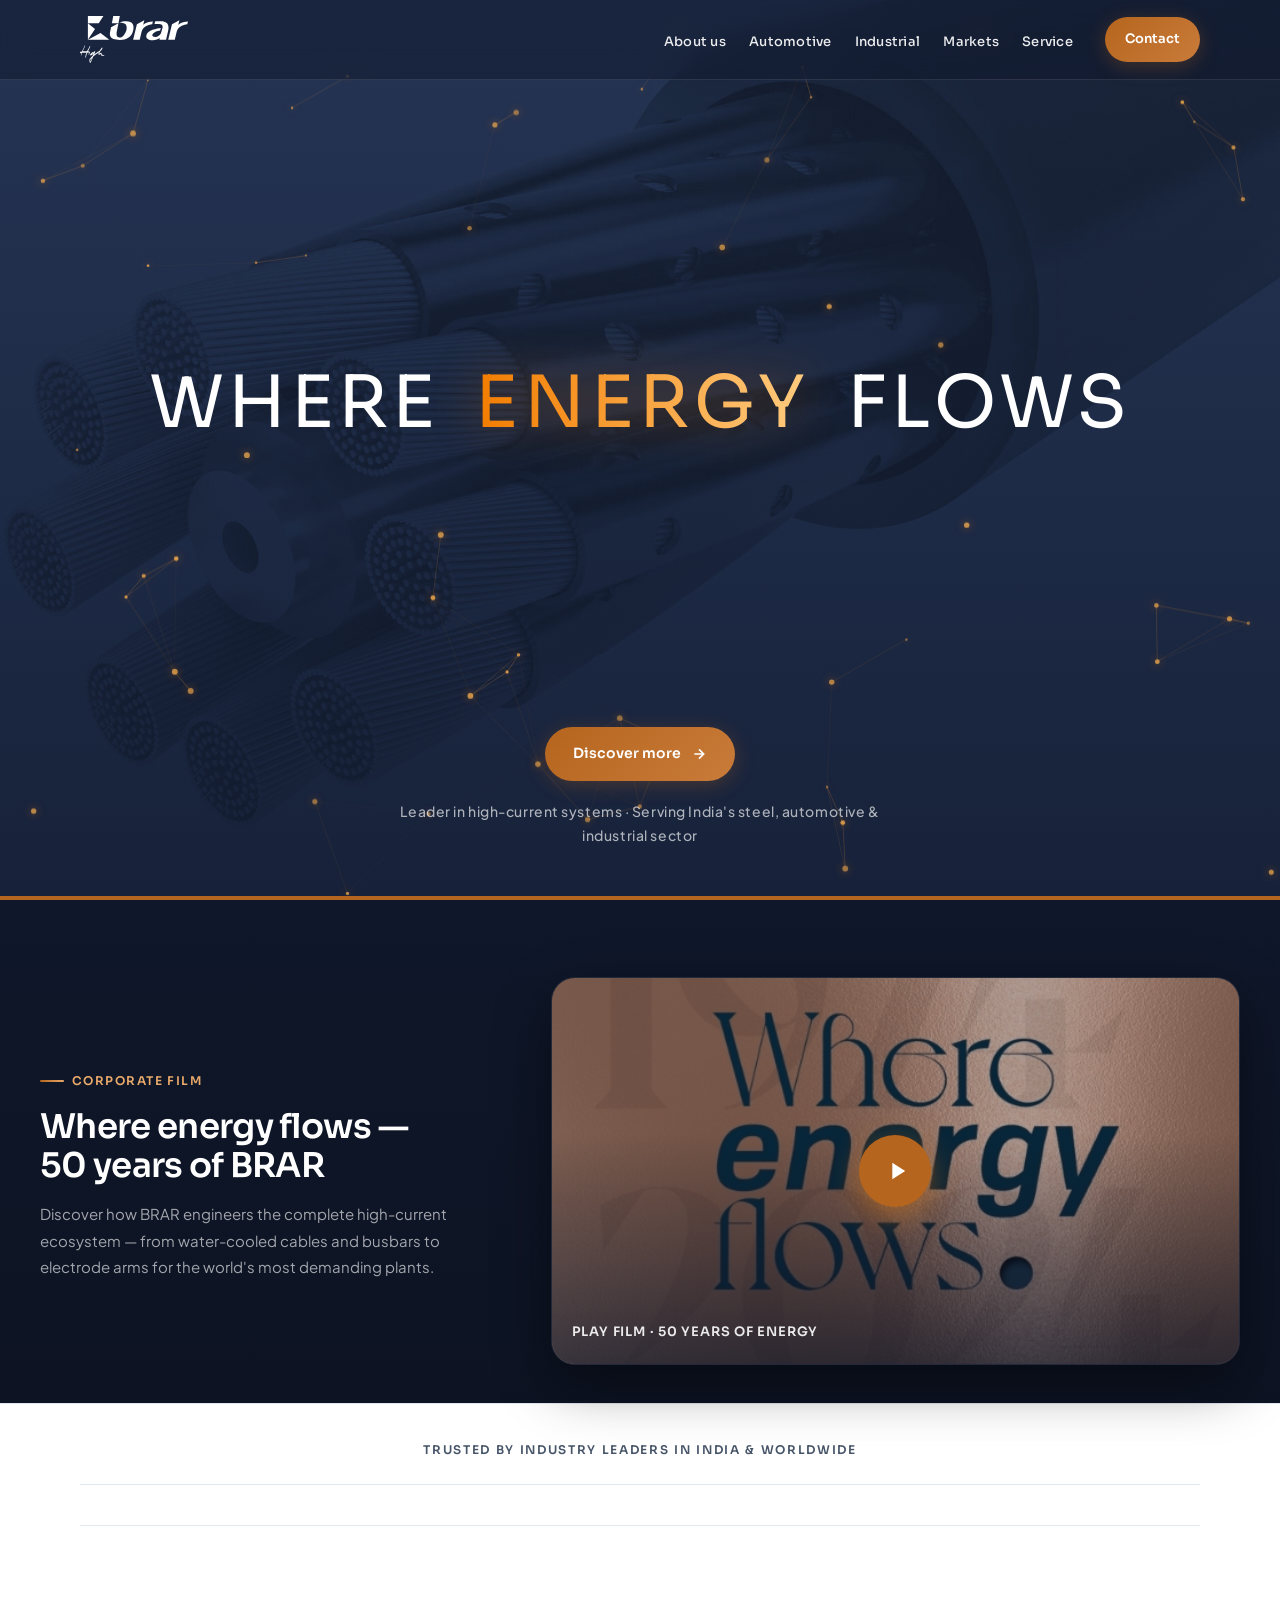
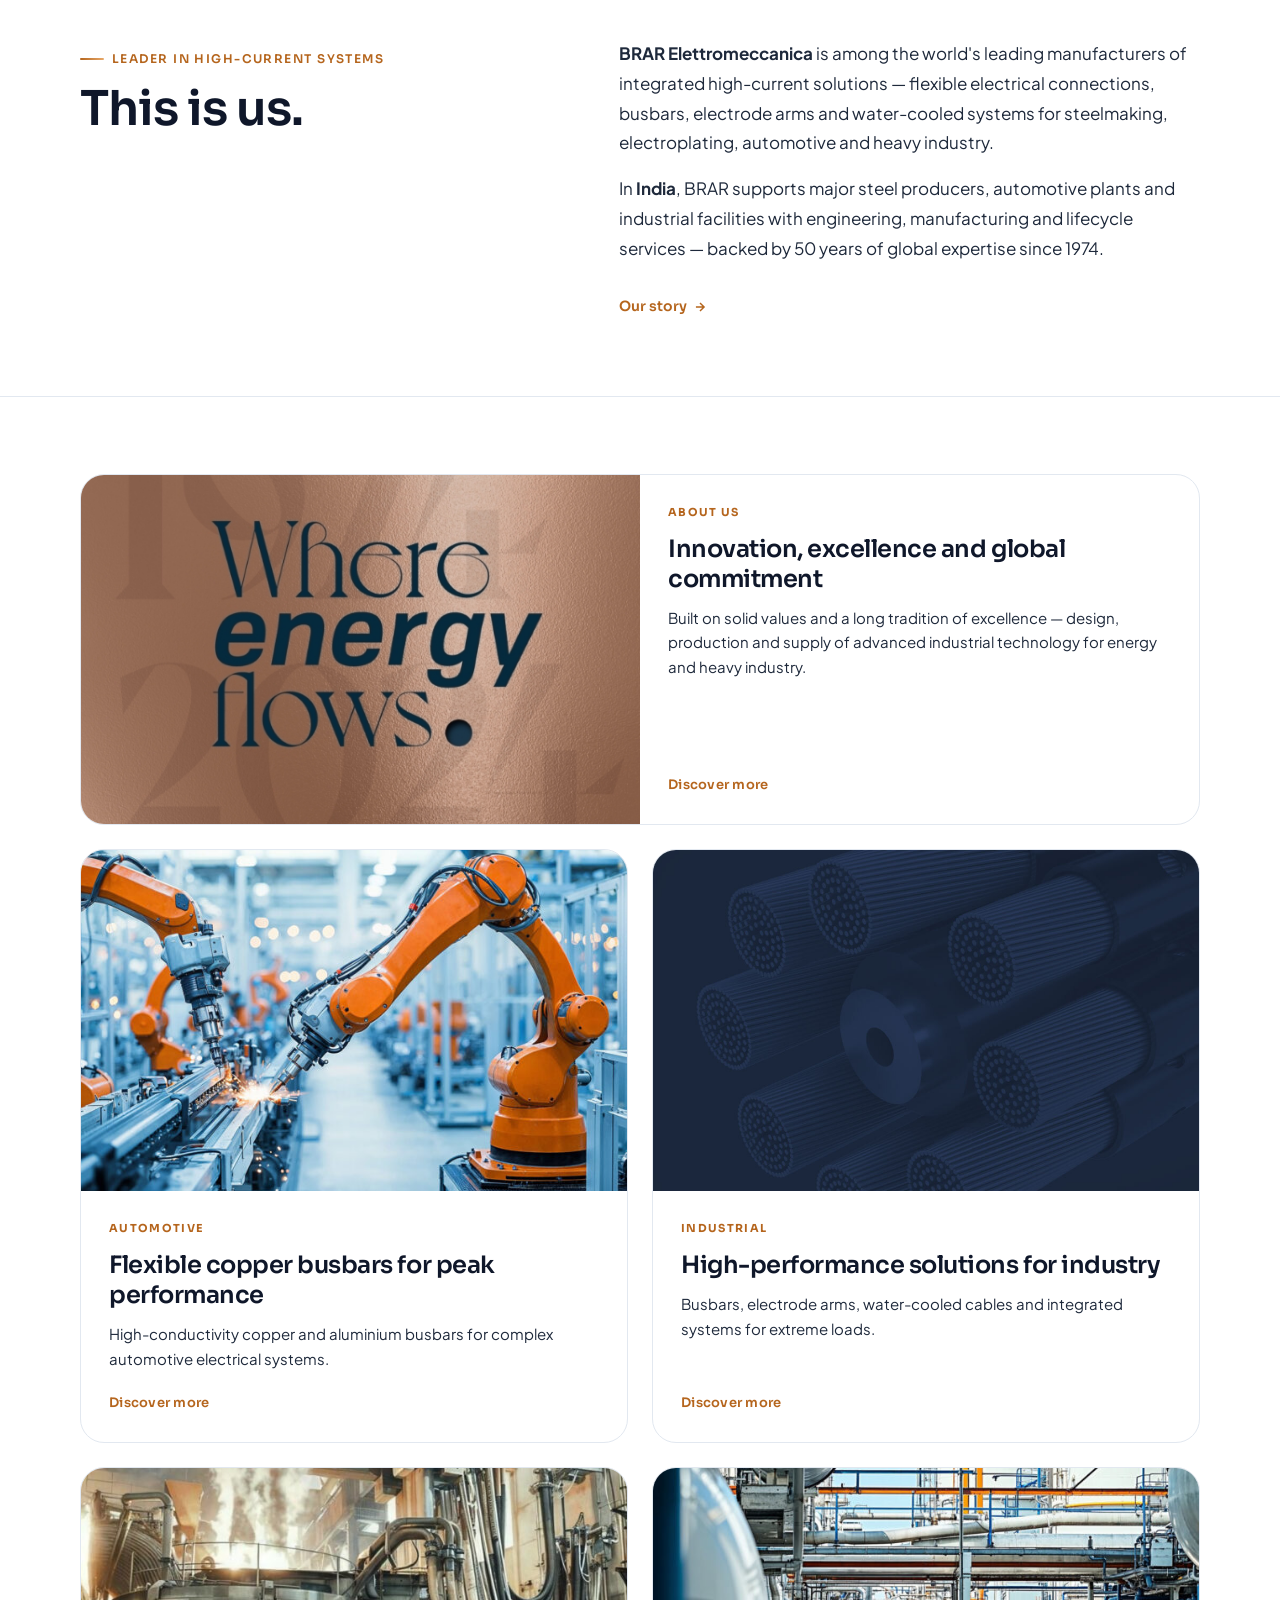
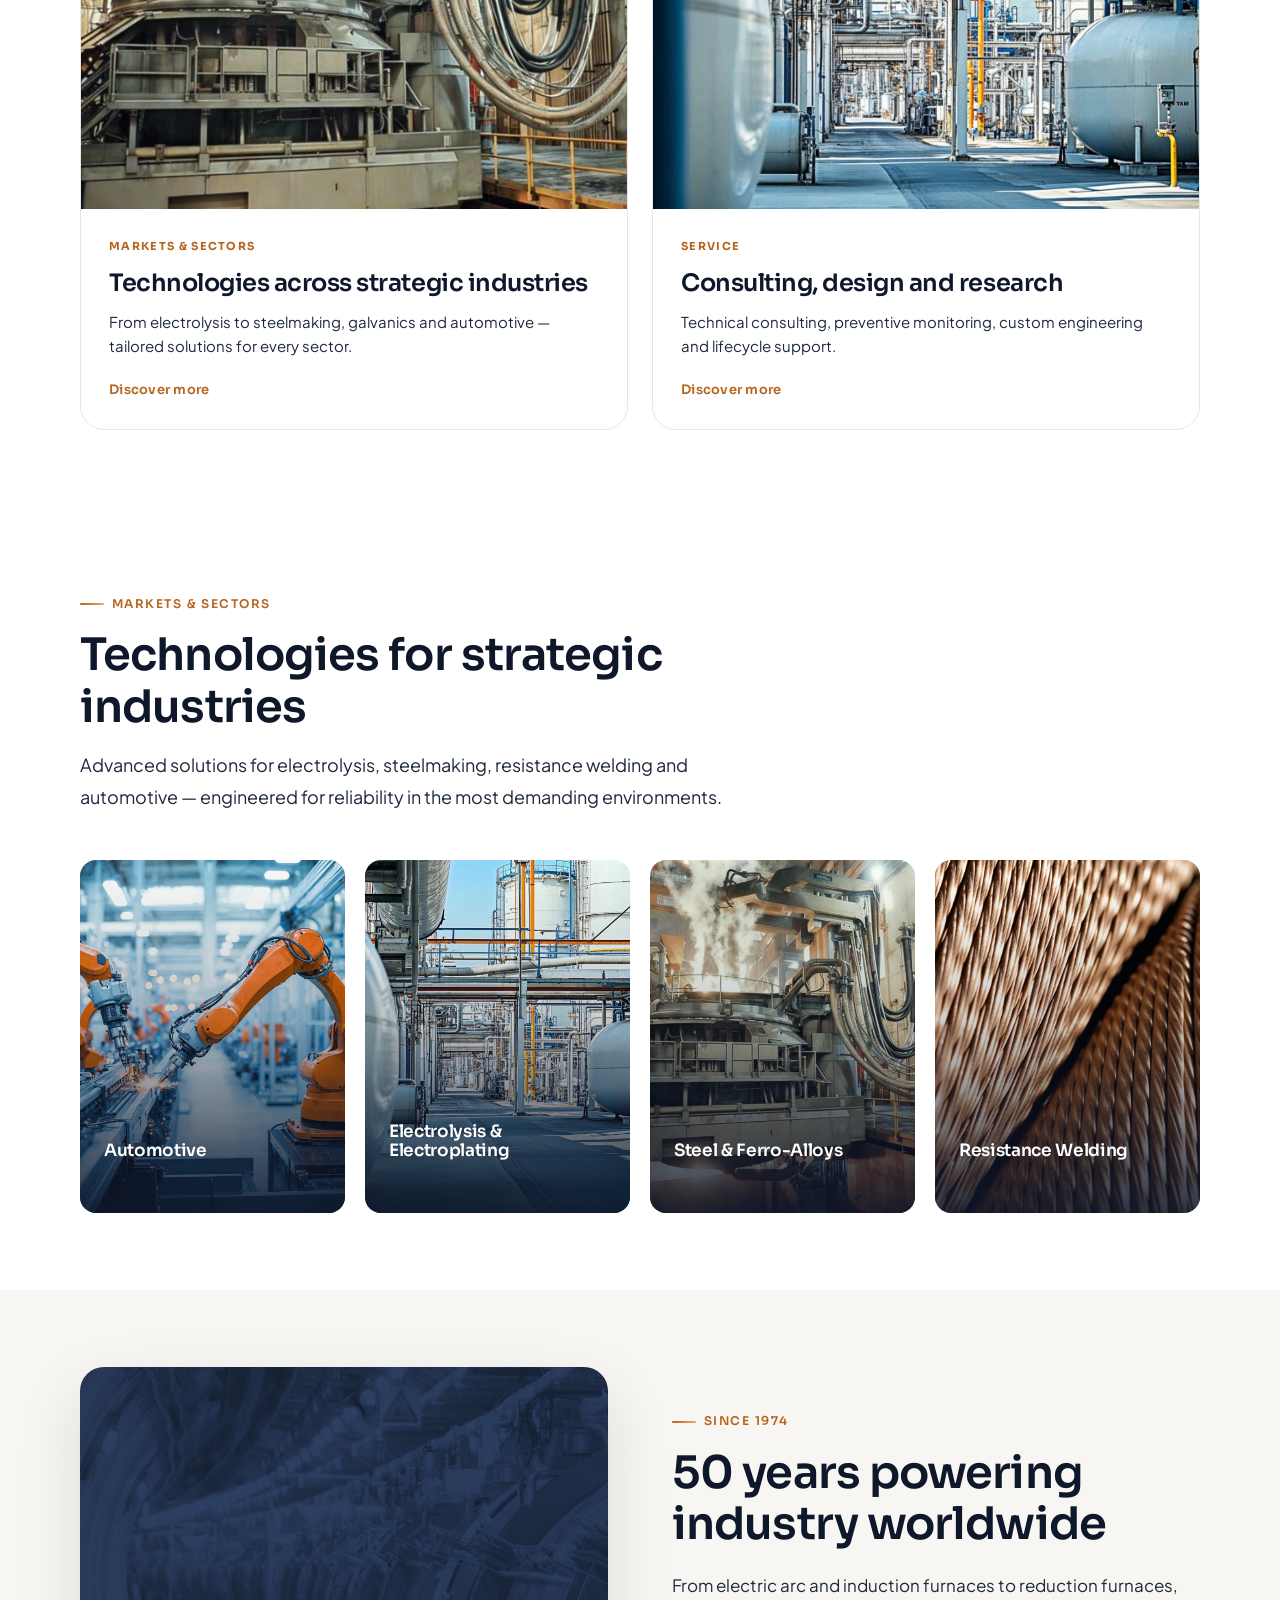
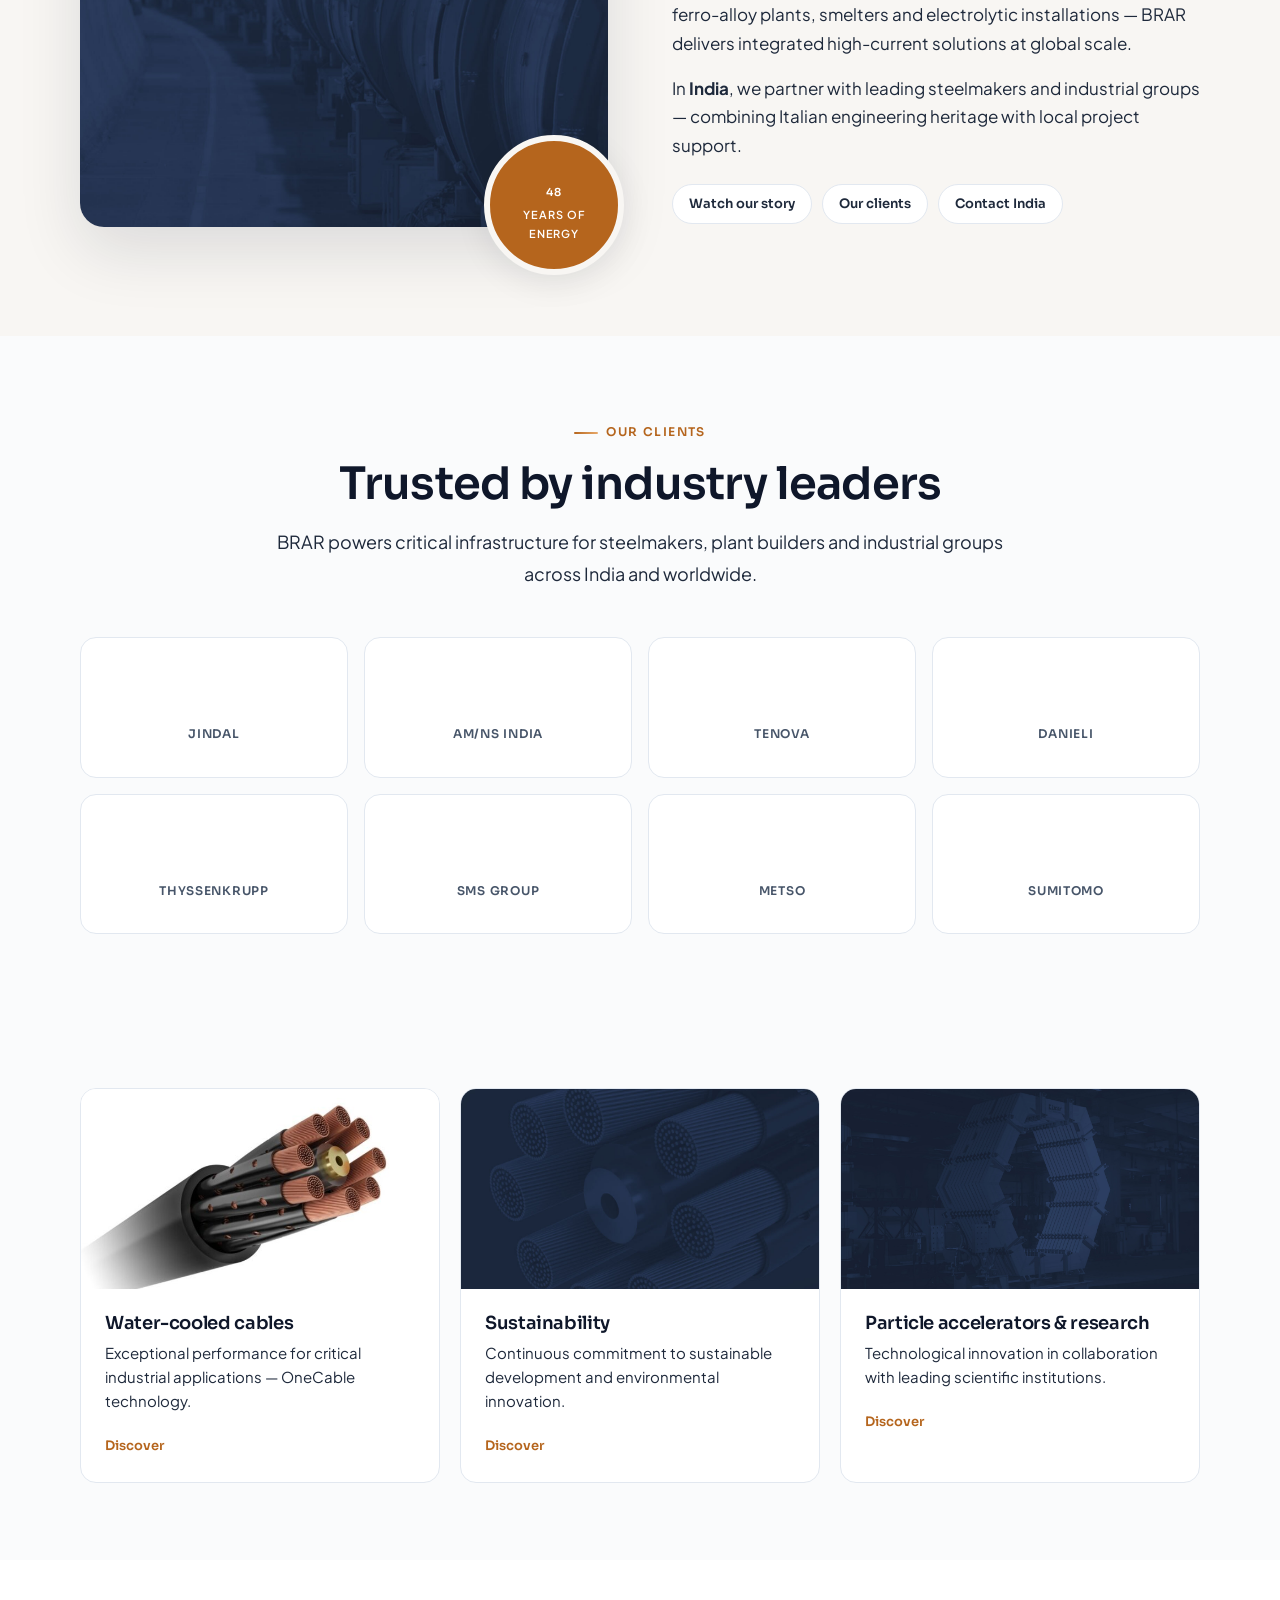
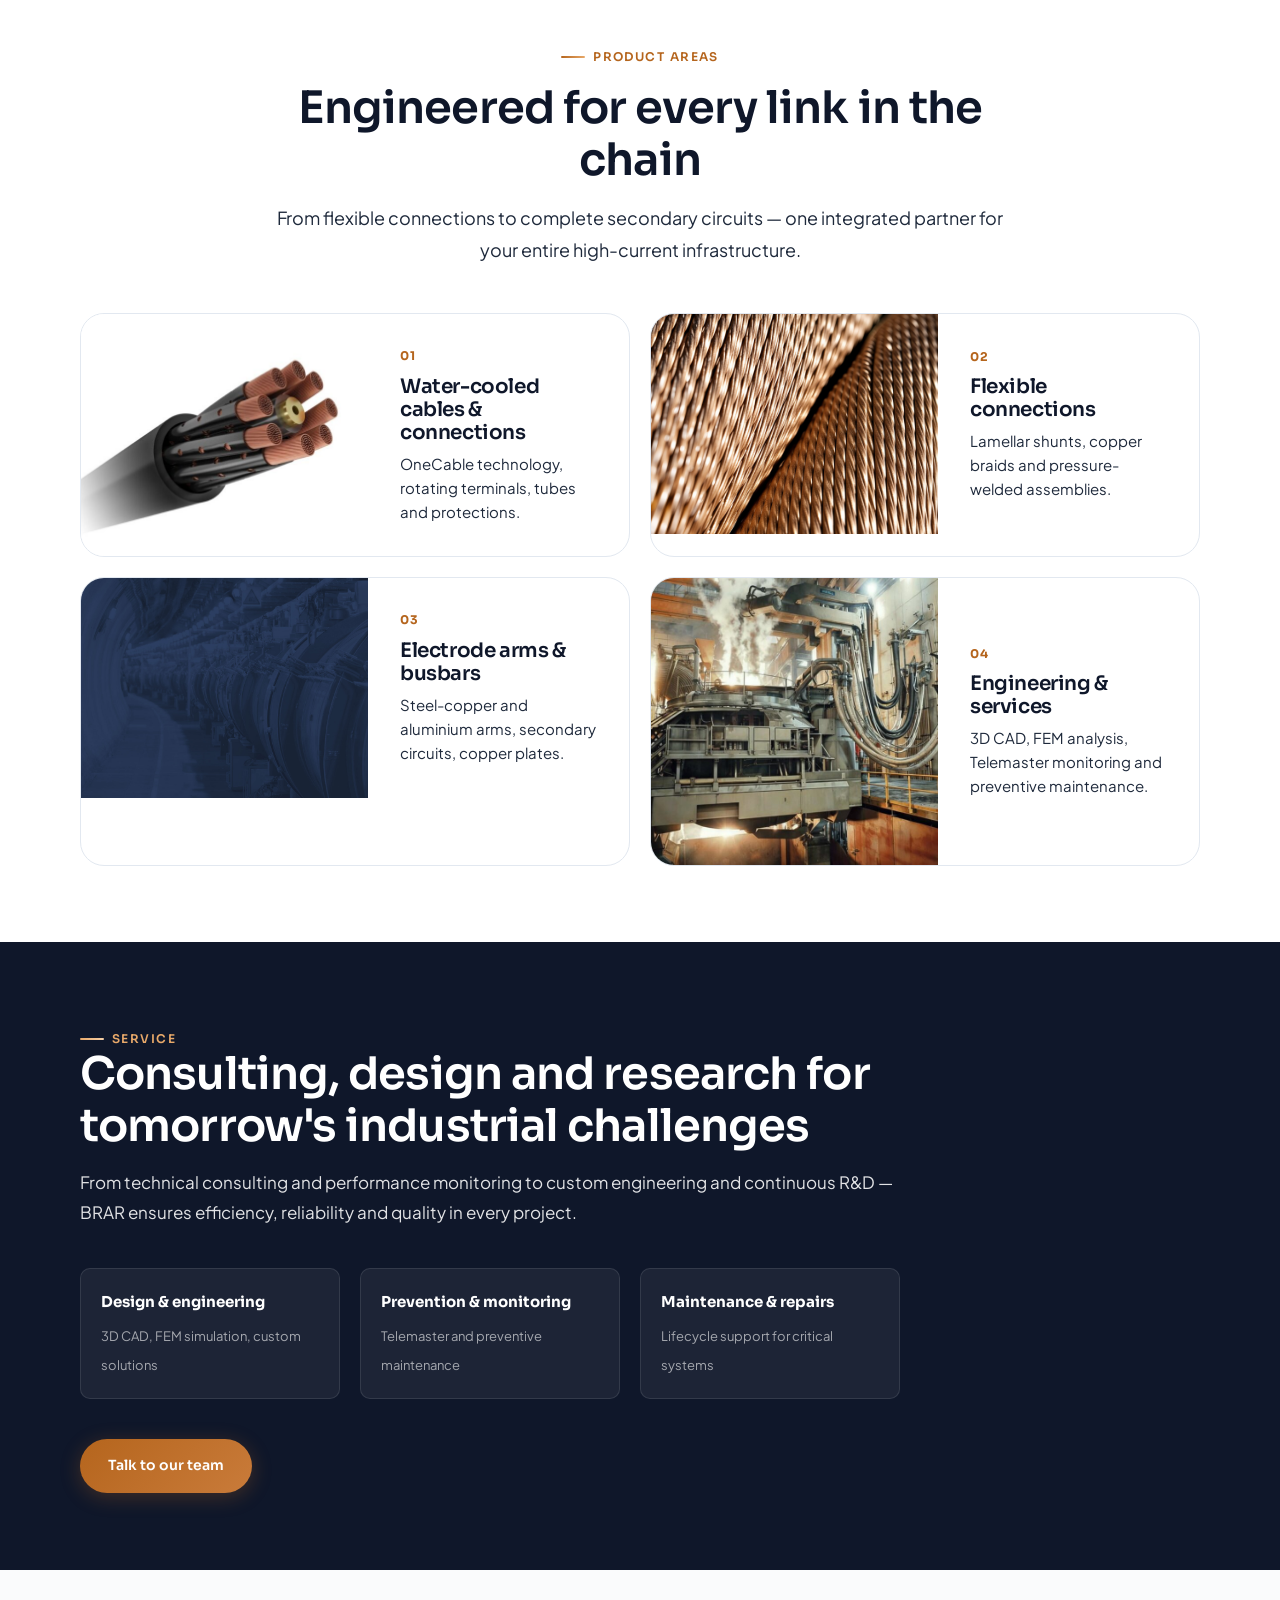
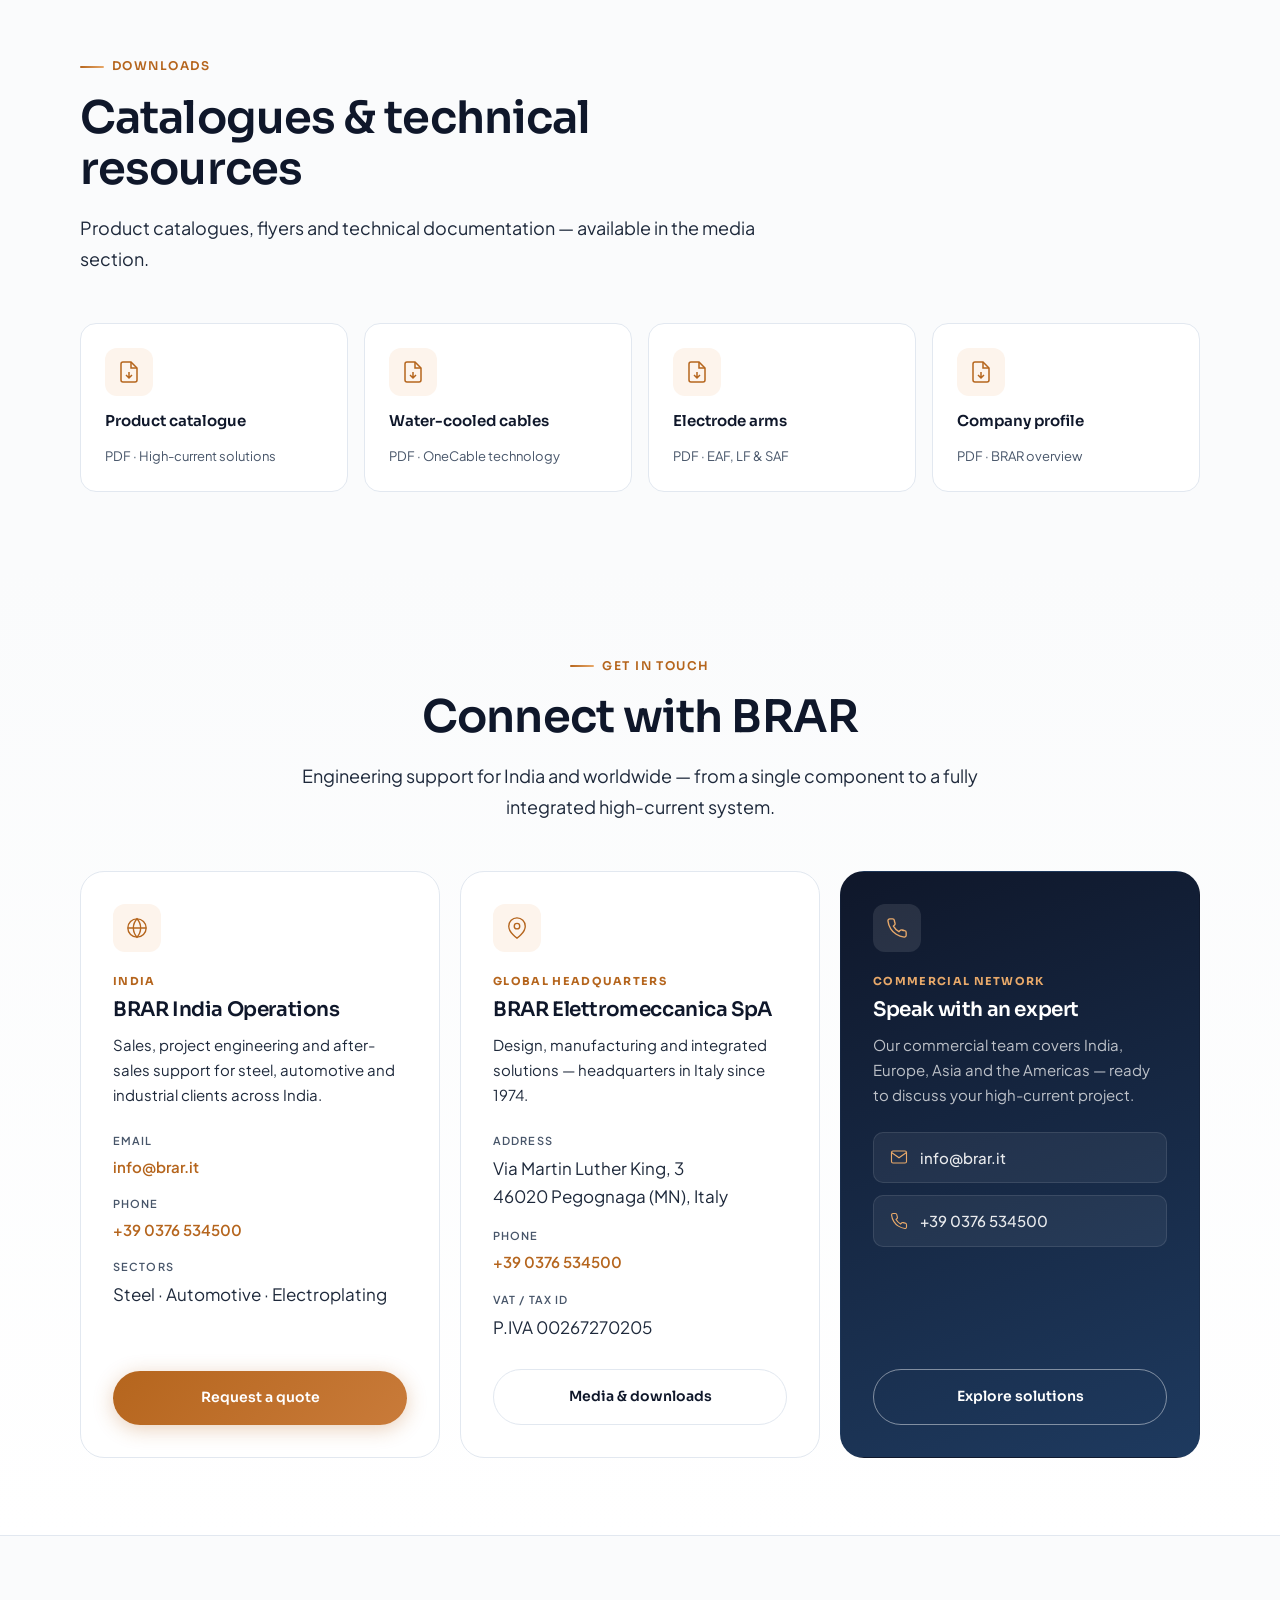
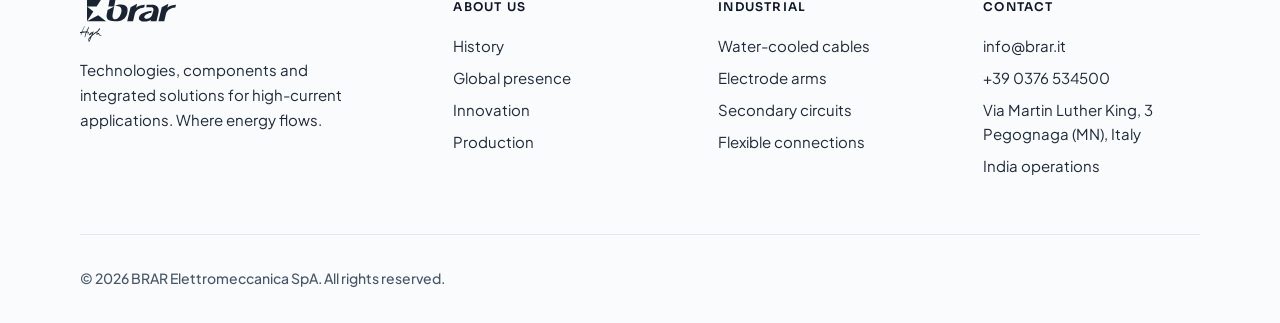
<file: index.html>
<!DOCTYPE html>
<html lang="en">
<head>
  <meta charset="UTF-8">
  <meta name="viewport" content="width=device-width, initial-scale=1.0">
  <title>BRAR India | Where Energy Flows — High-Current Solutions</title>
  <meta name="description" content="BRAR India — Integrated high-current solutions for steel, automotive, electroplating and heavy industry. Technologies, components and engineering across India.">
  <meta name="robots" content="noindex, nofollow, noarchive, nosnippet, noimageindex, nocache">
  <script>document.documentElement.classList.add('js');</script>
  <link rel="preconnect" href="https://fonts.googleapis.com">
  <link rel="preconnect" href="https://fonts.gstatic.com" crossorigin>
  <link href="https://fonts.googleapis.com/css2?family=Plus+Jakarta+Sans:wght@400;500;600;700&family=Sora:wght@400;500;600;700;800&display=swap" rel="stylesheet">
  <link rel="stylesheet" href="css/style.css">
  <link rel="icon" href="assets/logo-dark.svg" type="image/svg+xml">
</head>
<body>

  <a href="#main" class="skip-link">Skip to main content</a>

  <!-- Header -->
  <header class="site-header site-header--on-hero" id="header">
    <div class="wrap site-header__inner">
      <a href="#hero" class="site-header__logo" aria-label="BRAR Home">
        <img src="assets/logo-dark.svg" alt="BRAR Elettromeccanica" width="108" height="47">
      </a>
      <nav class="site-header__nav" id="mainNav" aria-label="Main navigation">
        <ul class="site-header__links">
          <li><a href="#about">About us</a></li>
          <li><a href="#automotive">Automotive</a></li>
          <li><a href="#products">Industrial</a></li>
          <li><a href="#sectors">Markets</a></li>
          <li><a href="#service-block">Service</a></li>
        </ul>
        <div class="site-header__actions">
          <a href="#contact" class="btn btn--copper btn--sm">Contact</a>
        </div>
        <button class="menu-btn" id="menuBtn" aria-label="Open menu" aria-expanded="false" aria-controls="navDrawer">
          <span></span><span></span><span></span>
        </button>
      </nav>
    </div>
  </header>

  <div class="nav-overlay" id="navOverlay" aria-hidden="true"></div>
  <nav class="nav-drawer" id="navDrawer" aria-label="Mobile navigation">
    <a href="#about">About us</a>
    <a href="#automotive">Automotive</a>
    <a href="#products">Industrial</a>
    <a href="#sectors">Markets &amp; Sectors</a>
    <a href="#service-block">Service</a>
    <a href="#film">Our film</a>
    <a href="#clients">Clients</a>
    <a href="#downloads">Media &amp; Downloads</a>
    <a href="#contact" class="btn btn--copper">Contact</a>
  </nav>

  <main id="main">

  <!-- Hero — energy field + cinematic slider -->
  <section class="hero hero--brar" id="hero">
    <div class="hero__slider" id="heroSlider" aria-hidden="true">
      <div class="hero__slide is-active" style="--slide-i:0"><img src="assets/images/hero-01.jpg" alt="" width="1920" height="1080"></div>
      <div class="hero__slide" style="--slide-i:1"><img src="assets/images/hero-02.jpg" alt="" width="1920" height="1080" loading="lazy"></div>
      <div class="hero__slide" style="--slide-i:2"><img src="assets/images/hero-03.jpg" alt="" width="1920" height="1080" loading="lazy"></div>
      <div class="hero__slide" style="--slide-i:3"><img src="assets/images/industrial.jpg" alt="" width="1920" height="1080" loading="lazy"></div>
    </div>
    <div class="hero__overlay" aria-hidden="true"></div>
    <canvas class="hero__canvas" id="energyCanvas" aria-hidden="true"></canvas>

    <div class="hero__center">
      <h1 class="hero__title-brar" aria-label="Where energy flows">
        <span class="hero__title-line hero__title-line--reveal" style="--word-i:0">Where</span>
        <span class="hero__title-line hero__title-line--accent hero__title-line--reveal" style="--word-i:1">
          <span class="hero__energy-glow">energy</span>
        </span>
        <span class="hero__title-line hero__title-line--reveal" style="--word-i:2">flows</span>
      </h1>
    </div>

    <div class="hero__bottom">
      <a href="#portals" class="btn btn--copper hero__discover">
        Discover more
        <svg width="16" height="16" viewBox="0 0 24 24" fill="none" stroke="currentColor" stroke-width="2.5" aria-hidden="true"><path d="M5 12h14M12 5l7 7-7 7"/></svg>
      </a>
      <p class="hero__subtitle">Leader in high-current systems · Serving India's steel, automotive &amp; industrial sector</p>
    </div>
  </section>

  <!-- Corporate film — directly below hero -->
  <section class="hero-film" id="film">
    <div class="wrap hero-film__inner">
      <div class="hero-film__copy reveal">
        <span class="label label--light">Corporate film</span>
        <h2>Where energy flows —<br>50 years of BRAR</h2>
        <p>Discover how BRAR engineers the complete high-current ecosystem — from water-cooled cables and busbars to electrode arms for the world's most demanding plants.</p>
      </div>
      <div class="hero-film__player reveal reveal-delay-1" id="filmPlayer">
        <div class="video-facade" id="videoFacade" role="button" tabindex="0" aria-label="Play BRAR corporate film">
          <img src="assets/images/where-energy-flows.jpg" alt="" class="video-facade__poster" width="1280" height="720" loading="lazy">
          <div class="video-facade__overlay"></div>
          <span class="video-facade__play" aria-hidden="true">
            <svg width="28" height="28" viewBox="0 0 24 24" fill="currentColor" aria-hidden="true"><path d="M8 5v14l11-7z"/></svg>
          </span>
          <span class="video-facade__label">Play film · 50 years of energy</span>
        </div>
        <div class="video-embed" id="videoEmbed" hidden>
          <div class="video-embed__ratio">
            <iframe
              id="vimeoFrame"
              src=""
              data-src="https://player.vimeo.com/video/1026887430?autoplay=1&title=0&byline=0&portrait=0"
              title="BRAR — 50 Years Anniversary"
              allow="autoplay; fullscreen; picture-in-picture"
              allowfullscreen
              loading="lazy"></iframe>
          </div>
        </div>
      </div>
    </div>

    <!-- Client logos — visible right below the film -->
    <div class="hero-film__clients" id="clients">
      <div class="wrap">
        <p class="partners__label">Trusted by industry leaders in India &amp; worldwide</p>
        <div class="partners partners--animated" aria-label="Industry partners">
          <div class="partners__track">
            <div class="partners__slide">
              <img src="assets/images/partners/jindal.png" alt="Jindal" class="partners__logo" width="100" height="36" loading="lazy">
              <img src="assets/images/partners/mittal.png" alt="AM/NS India" class="partners__logo" width="100" height="36" loading="lazy">
              <img src="assets/images/partners/tenova.png" alt="Tenova" class="partners__logo" width="100" height="36" loading="lazy">
              <img src="assets/images/partners/danieli.png" alt="Danieli" class="partners__logo" width="100" height="36" loading="lazy">
              <img src="assets/images/partners/thyssenkrupp.png" alt="thyssenkrupp" class="partners__logo" width="100" height="36" loading="lazy">
              <img src="assets/images/partners/sms-group.png" alt="SMS group" class="partners__logo" width="100" height="36" loading="lazy">
              <img src="assets/images/partners/metso.png" alt="Metso" class="partners__logo" width="100" height="36" loading="lazy">
              <img src="assets/images/partners/sumitomo.png" alt="Sumitomo" class="partners__logo" width="100" height="36" loading="lazy">
            </div>
            <div class="partners__slide" aria-hidden="true">
              <img src="assets/images/partners/jindal.png" alt="" class="partners__logo" width="100" height="36" loading="lazy">
              <img src="assets/images/partners/mittal.png" alt="" class="partners__logo" width="100" height="36" loading="lazy">
              <img src="assets/images/partners/tenova.png" alt="" class="partners__logo" width="100" height="36" loading="lazy">
              <img src="assets/images/partners/danieli.png" alt="" class="partners__logo" width="100" height="36" loading="lazy">
              <img src="assets/images/partners/thyssenkrupp.png" alt="" class="partners__logo" width="100" height="36" loading="lazy">
              <img src="assets/images/partners/sms-group.png" alt="" class="partners__logo" width="100" height="36" loading="lazy">
              <img src="assets/images/partners/metso.png" alt="" class="partners__logo" width="100" height="36" loading="lazy">
              <img src="assets/images/partners/sumitomo.png" alt="" class="partners__logo" width="100" height="36" loading="lazy">
            </div>
          </div>
        </div>
      </div>
    </div>
  </section>

  <!-- Intro — BRAR "Leader nei sistemi ad alta corrente" -->
  <section class="intro-strip" id="about">
    <div class="wrap">
      <div class="intro-strip__grid">
        <div class="intro-strip__lead reveal">
          <span class="label">Leader in high-current systems</span>
          <h2>This is us.</h2>
        </div>
        <div class="intro-strip__text reveal reveal-delay-1">
          <p><strong>BRAR Elettromeccanica</strong> is among the world's leading manufacturers of integrated high-current solutions — flexible electrical connections, busbars, electrode arms and water-cooled systems for steelmaking, electroplating, automotive and heavy industry.</p>
          <p>In <strong>India</strong>, BRAR supports major steel producers, automotive plants and industrial facilities with engineering, manufacturing and lifecycle services — backed by 50 years of global expertise since 1974.</p>
          <a href="#heritage" class="text-link">Our story <svg width="14" height="14" viewBox="0 0 24 24" fill="none" stroke="currentColor" stroke-width="2.5" aria-hidden="true"><path d="M5 12h14M12 5l7 7-7 7"/></svg></a>
        </div>
      </div>
    </div>
  </section>

  <!-- Portal cards — BRAR homepage sections -->
  <section class="section section--tight" id="portals">
    <div class="wrap">
      <div class="portal-grid">
        <article class="portal-card portal-card--wide reveal" id="about-portal">
          <a href="#about" class="portal-card__link">
            <div class="portal-card__media">
              <img src="assets/images/where-energy-flows.jpg" alt="BRAR global operations" width="800" height="500" loading="lazy">
            </div>
            <div class="portal-card__body">
              <span class="portal-card__tag">About us</span>
              <h3>Innovation, excellence and global commitment</h3>
              <p>Built on solid values and a long tradition of excellence — design, production and supply of advanced industrial technology for energy and heavy industry.</p>
              <span class="portal-card__cta">Discover more</span>
            </div>
          </a>
        </article>

        <article class="portal-card reveal reveal-delay-1">
          <a href="#automotive" class="portal-card__link">
            <div class="portal-card__media">
              <img src="assets/images/welding.jpg" alt="Automotive busbars and connections" width="600" height="400" loading="lazy">
            </div>
            <div class="portal-card__body">
              <span class="portal-card__tag">Automotive</span>
              <h3>Flexible copper busbars for peak performance</h3>
              <p>High-conductivity copper and aluminium busbars for complex automotive electrical systems.</p>
              <span class="portal-card__cta">Discover more</span>
            </div>
          </a>
        </article>

        <article class="portal-card reveal reveal-delay-2">
          <a href="#products" class="portal-card__link">
            <div class="portal-card__media">
              <img src="assets/images/industrial.jpg" alt="Industrial high-current solutions" width="600" height="400" loading="lazy">
            </div>
            <div class="portal-card__body">
              <span class="portal-card__tag">Industrial</span>
              <h3>High-performance solutions for industry</h3>
              <p>Busbars, electrode arms, water-cooled cables and integrated systems for extreme loads.</p>
              <span class="portal-card__cta">Discover more</span>
            </div>
          </a>
        </article>

        <article class="portal-card reveal reveal-delay-1">
          <a href="#sectors" class="portal-card__link">
            <div class="portal-card__media">
              <img src="assets/images/steel.jpg" alt="Steel and industrial markets" width="600" height="400" loading="lazy">
            </div>
            <div class="portal-card__body">
              <span class="portal-card__tag">Markets &amp; Sectors</span>
              <h3>Technologies across strategic industries</h3>
              <p>From electrolysis to steelmaking, galvanics and automotive — tailored solutions for every sector.</p>
              <span class="portal-card__cta">Discover more</span>
            </div>
          </a>
        </article>

        <article class="portal-card reveal reveal-delay-2">
          <a href="#service-block" class="portal-card__link">
            <div class="portal-card__media">
              <img src="assets/images/electrolysis.jpg" alt="BRAR engineering services" width="600" height="400" loading="lazy">
            </div>
            <div class="portal-card__body">
              <span class="portal-card__tag">Service</span>
              <h3>Consulting, design and research</h3>
              <p>Technical consulting, preventive monitoring, custom engineering and lifecycle support.</p>
              <span class="portal-card__cta">Discover more</span>
            </div>
          </a>
        </article>
      </div>
    </div>
  </section>

  <!-- Sectors — BRAR "Settori e aree di mercato" -->
  <section class="section" id="sectors">
    <div class="wrap">
      <div class="section-head reveal">
        <span class="label">Markets &amp; sectors</span>
        <h2>Technologies for strategic industries</h2>
        <p class="lead">Advanced solutions for electrolysis, steelmaking, resistance welding and automotive — engineered for reliability in the most demanding environments.</p>
      </div>

      <div class="sector-grid">
        <article class="sector-card reveal" id="automotive">
          <a href="#contact" class="sector-card__link">
            <div class="sector-card__img"><img src="assets/images/welding.jpg" alt="Automotive" width="600" height="400" loading="lazy"></div>
            <div class="sector-card__overlay">
              <h3>Automotive</h3>
              <span class="sector-card__cta">Discover</span>
            </div>
          </a>
        </article>
        <article class="sector-card reveal reveal-delay-1">
          <a href="#contact" class="sector-card__link">
            <div class="sector-card__img"><img src="assets/images/electrolysis.jpg" alt="Electrolysis and electroplating" width="600" height="400" loading="lazy"></div>
            <div class="sector-card__overlay">
              <h3>Electrolysis &amp; Electroplating</h3>
              <span class="sector-card__cta">Discover</span>
            </div>
          </a>
        </article>
        <article class="sector-card reveal reveal-delay-2">
          <a href="#contact" class="sector-card__link">
            <div class="sector-card__img"><img src="assets/images/steel.jpg" alt="Steel and ferro-alloys" width="600" height="400" loading="lazy"></div>
            <div class="sector-card__overlay">
              <h3>Steel &amp; Ferro-Alloys</h3>
              <span class="sector-card__cta">Discover</span>
            </div>
          </a>
        </article>
        <article class="sector-card reveal reveal-delay-3">
          <a href="#contact" class="sector-card__link">
            <div class="sector-card__img"><img src="assets/images/copper-bg.jpg" alt="Resistance welding" width="600" height="400" loading="lazy"></div>
            <div class="sector-card__overlay">
              <h3>Resistance Welding</h3>
              <span class="sector-card__cta">Discover</span>
            </div>
          </a>
        </article>
      </div>
    </div>
  </section>

  <!-- Heritage — 50 years + BRAR film -->
  <section class="section section--warm" id="heritage">
    <div class="wrap">
      <div class="heritage">
        <div class="heritage__media reveal">
          <div class="heritage__img">
            <img src="assets/images/hero-02.jpg" alt="BRAR industrial manufacturing" width="800" height="600" loading="lazy">
          </div>
          <div class="heritage__badge">
            <strong data-count="50"><span class="metric__count">0</span></strong>
            <span>Years of<br>energy</span>
          </div>
        </div>
        <div class="heritage__content reveal reveal-delay-2">
          <span class="label">Since 1974</span>
          <h2>50 years powering industry worldwide</h2>
          <p>From electric arc and induction furnaces to reduction furnaces, ferro-alloy plants, smelters and electrolytic installations — BRAR delivers integrated high-current solutions at global scale.</p>
          <p>In <strong>India</strong>, we partner with leading steelmakers and industrial groups — combining Italian engineering heritage with local project support.</p>
          <div class="heritage__links">
            <a href="#film" class="heritage__pill">Watch our story</a>
            <a href="#clients" class="heritage__pill">Our clients</a>
            <a href="#contact" class="heritage__pill">Contact India</a>
          </div>
        </div>
      </div>
    </div>
  </section>

  <!-- Clients — logo grid -->
  <section class="section section--bg" id="clients-grid">
    <div class="wrap">
      <div class="section-head section-head--center reveal">
        <span class="label">Our clients</span>
        <h2>Trusted by industry leaders</h2>
        <p class="lead">BRAR powers critical infrastructure for steelmakers, plant builders and industrial groups across India and worldwide.</p>
      </div>
      <div class="clients-grid">
        <div class="client-card reveal"><img src="assets/images/partners/jindal.png" alt="Jindal" width="120" height="44" loading="lazy"><span>Jindal</span></div>
        <div class="client-card reveal reveal-delay-1"><img src="assets/images/partners/mittal.png" alt="AM/NS India" width="120" height="44" loading="lazy"><span>AM/NS India</span></div>
        <div class="client-card reveal reveal-delay-2"><img src="assets/images/partners/tenova.png" alt="Tenova" width="120" height="44" loading="lazy"><span>Tenova</span></div>
        <div class="client-card reveal reveal-delay-3"><img src="assets/images/partners/danieli.png" alt="Danieli" width="120" height="44" loading="lazy"><span>Danieli</span></div>
        <div class="client-card reveal"><img src="assets/images/partners/thyssenkrupp.png" alt="thyssenkrupp" width="120" height="44" loading="lazy"><span>thyssenkrupp</span></div>
        <div class="client-card reveal reveal-delay-1"><img src="assets/images/partners/sms-group.png" alt="SMS group" width="120" height="44" loading="lazy"><span>SMS group</span></div>
        <div class="client-card reveal reveal-delay-2"><img src="assets/images/partners/metso.png" alt="Metso" width="120" height="44" loading="lazy"><span>Metso</span></div>
        <div class="client-card reveal reveal-delay-3"><img src="assets/images/partners/sumitomo.png" alt="Sumitomo" width="120" height="44" loading="lazy"><span>Sumitomo</span></div>
      </div>
    </div>
  </section>

  <!-- Spotlight trio — BRAR homepage cards -->
  <section class="section section--bg">
    <div class="wrap">
      <div class="spotlight-grid">
        <article class="spotlight-card reveal">
          <a href="#products" class="spotlight-card__link">
            <div class="spotlight-card__img"><img src="assets/images/one-cable.jpg" alt="Water-cooled cables" width="600" height="400" loading="lazy"></div>
            <div class="spotlight-card__body">
              <h3>Water-cooled cables</h3>
              <p>Exceptional performance for critical industrial applications — OneCable technology.</p>
              <span class="spotlight-card__cta">Discover</span>
            </div>
          </a>
        </article>
        <article class="spotlight-card reveal reveal-delay-1">
          <a href="#about" class="spotlight-card__link">
            <div class="spotlight-card__img"><img src="assets/images/industrial.jpg" alt="Sustainability" width="600" height="400" loading="lazy"></div>
            <div class="spotlight-card__body">
              <h3>Sustainability</h3>
              <p>Continuous commitment to sustainable development and environmental innovation.</p>
              <span class="spotlight-card__cta">Discover</span>
            </div>
          </a>
        </article>
        <article class="spotlight-card reveal reveal-delay-2">
          <a href="#sectors" class="spotlight-card__link">
            <div class="spotlight-card__img"><img src="assets/images/hero-03.jpg" alt="Research centers" width="600" height="400" loading="lazy"></div>
            <div class="spotlight-card__body">
              <h3>Particle accelerators &amp; research</h3>
              <p>Technological innovation in collaboration with leading scientific institutions.</p>
              <span class="spotlight-card__cta">Discover</span>
            </div>
          </a>
        </article>
      </div>
    </div>
  </section>

  <!-- Product areas — Druseidt-style grid -->
  <section class="section" id="products">
    <div class="wrap">
      <div class="section-head section-head--center reveal">
        <span class="label">Product areas</span>
        <h2>Engineered for every link in the chain</h2>
        <p class="lead">From flexible connections to complete secondary circuits — one integrated partner for your entire high-current infrastructure.</p>
      </div>

      <div class="product-areas">
        <article class="product-area reveal">
          <a href="#contact" class="product-area__link">
            <div class="product-area__media">
              <img src="assets/images/one-cable.jpg" alt="Water-cooled cables and connections" width="600" height="400" loading="lazy">
            </div>
            <div class="product-area__body">
              <span class="product-area__num">01</span>
              <h3>Water-cooled cables &amp; connections</h3>
              <p>OneCable technology, rotating terminals, tubes and protections.</p>
            </div>
          </a>
        </article>
        <article class="product-area reveal reveal-delay-1">
          <a href="#contact" class="product-area__link">
            <div class="product-area__media">
              <img src="assets/images/copper-bg.jpg" alt="Flexible connections" width="600" height="400" loading="lazy">
            </div>
            <div class="product-area__body">
              <span class="product-area__num">02</span>
              <h3>Flexible connections</h3>
              <p>Lamellar shunts, copper braids and pressure-welded assemblies.</p>
            </div>
          </a>
        </article>
        <article class="product-area reveal reveal-delay-2">
          <a href="#contact" class="product-area__link">
            <div class="product-area__media">
              <img src="assets/images/hero-02.jpg" alt="Electrode arms and busbars" width="600" height="400" loading="lazy">
            </div>
            <div class="product-area__body">
              <span class="product-area__num">03</span>
              <h3>Electrode arms &amp; busbars</h3>
              <p>Steel-copper and aluminium arms, secondary circuits, copper plates.</p>
            </div>
          </a>
        </article>
        <article class="product-area reveal reveal-delay-3">
          <a href="#contact" class="product-area__link">
            <div class="product-area__media">
              <img src="assets/images/steel.jpg" alt="Engineering and services" width="600" height="400" loading="lazy">
            </div>
            <div class="product-area__body">
              <span class="product-area__num">04</span>
              <h3>Engineering &amp; services</h3>
              <p>3D CAD, FEM analysis, Telemaster monitoring and preventive maintenance.</p>
            </div>
          </a>
        </article>
      </div>
    </div>
  </section>

  <!-- Service block -->
  <section class="section section--dark" id="service-block">
    <div class="wrap">
      <div class="service-block reveal">
        <span class="label label--on-dark">Service</span>
        <h2>Consulting, design and research for tomorrow's industrial challenges</h2>
        <p>From technical consulting and performance monitoring to custom engineering and continuous R&amp;D — BRAR ensures efficiency, reliability and quality in every project.</p>
        <div class="service-block__grid">
          <div class="service-item">
            <strong>Design &amp; engineering</strong>
            <span>3D CAD, FEM simulation, custom solutions</span>
          </div>
          <div class="service-item">
            <strong>Prevention &amp; monitoring</strong>
            <span>Telemaster and preventive maintenance</span>
          </div>
          <div class="service-item">
            <strong>Maintenance &amp; repairs</strong>
            <span>Lifecycle support for critical systems</span>
          </div>
        </div>
        <a href="#contact" class="btn btn--copper">Talk to our team</a>
      </div>
    </div>
  </section>

  <!-- Downloads — Druseidt-style -->
  <section class="section section--bg" id="downloads">
    <div class="wrap">
      <div class="section-head reveal">
        <span class="label">Downloads</span>
        <h2>Catalogues &amp; technical resources</h2>
        <p class="lead">Product catalogues, flyers and technical documentation — available in the media section.</p>
      </div>
      <div class="download-grid">
        <a href="#contact" class="download-card reveal">
          <span class="download-card__icon" aria-hidden="true">
            <svg width="24" height="24" viewBox="0 0 24 24" fill="none" stroke="currentColor" stroke-width="1.5"><path d="M14 2H6a2 2 0 00-2 2v16a2 2 0 002 2h12a2 2 0 002-2V8z"/><path d="M14 2v6h6M12 18v-6M9 15l3 3 3-3"/></svg>
          </span>
          <span class="download-card__title">Product catalogue</span>
          <span class="download-card__meta">PDF · High-current solutions</span>
        </a>
        <a href="#contact" class="download-card reveal reveal-delay-1">
          <span class="download-card__icon" aria-hidden="true">
            <svg width="24" height="24" viewBox="0 0 24 24" fill="none" stroke="currentColor" stroke-width="1.5"><path d="M14 2H6a2 2 0 00-2 2v16a2 2 0 002 2h12a2 2 0 002-2V8z"/><path d="M14 2v6h6M12 18v-6M9 15l3 3 3-3"/></svg>
          </span>
          <span class="download-card__title">Water-cooled cables</span>
          <span class="download-card__meta">PDF · OneCable technology</span>
        </a>
        <a href="#contact" class="download-card reveal reveal-delay-2">
          <span class="download-card__icon" aria-hidden="true">
            <svg width="24" height="24" viewBox="0 0 24 24" fill="none" stroke="currentColor" stroke-width="1.5"><path d="M14 2H6a2 2 0 00-2 2v16a2 2 0 002 2h12a2 2 0 002-2V8z"/><path d="M14 2v6h6M12 18v-6M9 15l3 3 3-3"/></svg>
          </span>
          <span class="download-card__title">Electrode arms</span>
          <span class="download-card__meta">PDF · EAF, LF &amp; SAF</span>
        </a>
        <a href="#contact" class="download-card reveal reveal-delay-3">
          <span class="download-card__icon" aria-hidden="true">
            <svg width="24" height="24" viewBox="0 0 24 24" fill="none" stroke="currentColor" stroke-width="1.5"><path d="M14 2H6a2 2 0 00-2 2v16a2 2 0 002 2h12a2 2 0 002-2V8z"/><path d="M14 2v6h6M12 18v-6M9 15l3 3 3-3"/></svg>
          </span>
          <span class="download-card__title">Company profile</span>
          <span class="download-card__meta">PDF · BRAR overview</span>
        </a>
      </div>
    </div>
  </section>

  <!-- Contact hub — India + Global HQ -->
  <section class="section contact-hub" id="contact">
    <div class="wrap">
      <div class="section-head section-head--center reveal">
        <span class="label">Get in touch</span>
        <h2>Connect with BRAR</h2>
        <p class="lead">Engineering support for India and worldwide — from a single component to a fully integrated high-current system.</p>
      </div>

      <div class="contact-hub__grid">
        <article class="contact-card contact-card--india reveal">
          <div class="contact-card__icon" aria-hidden="true">
            <svg width="22" height="22" viewBox="0 0 24 24" fill="none" stroke="currentColor" stroke-width="1.5"><circle cx="12" cy="12" r="10"/><path d="M2 12h20M12 2a15.3 15.3 0 014 10 15.3 15.3 0 01-4 10 15.3 15.3 0 01-4-10 15.3 15.3 0 014-10z"/></svg>
          </div>
          <span class="contact-card__region">India</span>
          <h3>BRAR India Operations</h3>
          <p class="contact-card__desc">Sales, project engineering and after-sales support for steel, automotive and industrial clients across India.</p>
          <ul class="contact-card__details">
            <li>
              <span class="contact-card__lbl">Email</span>
              <a href="mailto:info@brar.it">info@brar.it</a>
            </li>
            <li>
              <span class="contact-card__lbl">Phone</span>
              <a href="tel:+390376534500">+39 0376 534500</a>
            </li>
            <li>
              <span class="contact-card__lbl">Sectors</span>
              <span>Steel · Automotive · Electroplating</span>
            </li>
          </ul>
          <a href="mailto:info@brar.it" class="btn btn--copper contact-card__btn">Request a quote</a>
        </article>

        <article class="contact-card contact-card--hq reveal reveal-delay-1">
          <div class="contact-card__icon" aria-hidden="true">
            <svg width="22" height="22" viewBox="0 0 24 24" fill="none" stroke="currentColor" stroke-width="1.5"><path d="M21 10c0 7-9 13-9 13s-9-6-9-13a9 9 0 0118 0z"/><circle cx="12" cy="10" r="3"/></svg>
          </div>
          <span class="contact-card__region">Global headquarters</span>
          <h3>BRAR Elettromeccanica SpA</h3>
          <p class="contact-card__desc">Design, manufacturing and integrated solutions — headquarters in Italy since 1974.</p>
          <ul class="contact-card__details">
            <li>
              <span class="contact-card__lbl">Address</span>
              <span>Via Martin Luther King, 3<br>46020 Pegognaga (MN), Italy</span>
            </li>
            <li>
              <span class="contact-card__lbl">Phone</span>
              <a href="tel:+390376534500">+39 0376 534500</a>
            </li>
            <li>
              <span class="contact-card__lbl">VAT / Tax ID</span>
              <span>P.IVA 00267270205</span>
            </li>
          </ul>
          <a href="#downloads" class="btn btn--ghost contact-card__btn">Media &amp; downloads</a>
        </article>

        <article class="contact-card contact-card--accent reveal reveal-delay-2">
          <div class="contact-card__icon contact-card__icon--light" aria-hidden="true">
            <svg width="22" height="22" viewBox="0 0 24 24" fill="none" stroke="currentColor" stroke-width="1.5"><path d="M22 16.92v3a2 2 0 01-2.18 2 19.79 19.79 0 01-8.63-3.07 19.5 19.5 0 01-6-6 19.79 19.79 0 01-3.07-8.67A2 2 0 014.11 2h3a2 2 0 012 1.72c.127.96.361 1.903.7 2.81a2 2 0 01-.45 2.11L8.09 9.91a16 16 0 006 6l1.27-1.27a2 2 0 012.11-.45c.907.339 1.85.573 2.81.7A2 2 0 0122 16.92z"/></svg>
          </div>
          <span class="contact-card__region">Commercial network</span>
          <h3>Speak with an expert</h3>
          <p class="contact-card__desc">Our commercial team covers India, Europe, Asia and the Americas — ready to discuss your high-current project.</p>
          <div class="contact-card__quick">
            <a href="mailto:info@brar.it" class="contact-quick-link">
              <svg width="18" height="18" viewBox="0 0 24 24" fill="none" stroke="currentColor" stroke-width="1.5" aria-hidden="true"><path d="M4 4h16c1.1 0 2 .9 2 2v12c0 1.1-.9 2-2 2H4c-1.1 0-2-.9-2-2V6c0-1.1.9-2 2-2z"/><path d="M22 6l-10 7L2 6"/></svg>
              info@brar.it
            </a>
            <a href="tel:+390376534500" class="contact-quick-link">
              <svg width="18" height="18" viewBox="0 0 24 24" fill="none" stroke="currentColor" stroke-width="1.5" aria-hidden="true"><path d="M22 16.92v3a2 2 0 01-2.18 2 19.79 19.79 0 01-8.63-3.07 19.5 19.5 0 01-6-6 19.79 19.79 0 01-3.07-8.67A2 2 0 014.11 2h3a2 2 0 012 1.72c.127.96.361 1.903.7 2.81a2 2 0 01-.45 2.11L8.09 9.91a16 16 0 006 6l1.27-1.27a2 2 0 012.11-.45c.907.339 1.85.573 2.81.7A2 2 0 0122 16.92z"/></svg>
              +39 0376 534500
            </a>
          </div>
          <a href="#portals" class="btn btn--light-outline contact-card__btn">Explore solutions</a>
        </article>
      </div>
    </div>
  </section>

  </main>

  <!-- Footer -->
  <footer class="site-footer">
    <div class="wrap">
      <div class="footer-grid">
        <div class="footer-brand">
          <img src="assets/logo-dark.svg" alt="BRAR" width="96">
          <p>Technologies, components and integrated solutions for high-current applications. Where energy flows.</p>
        </div>
        <div class="footer-col">
          <h4>About us</h4>
          <ul>
            <li><a href="#heritage">History</a></li>
            <li><a href="#about">Global presence</a></li>
            <li><a href="#about">Innovation</a></li>
            <li><a href="#about">Production</a></li>
          </ul>
        </div>
        <div class="footer-col">
          <h4>Industrial</h4>
          <ul>
            <li><a href="#products">Water-cooled cables</a></li>
            <li><a href="#products">Electrode arms</a></li>
            <li><a href="#products">Secondary circuits</a></li>
            <li><a href="#products">Flexible connections</a></li>
          </ul>
        </div>
        <div class="footer-col">
          <h4>Contact</h4>
          <ul>
            <li><a href="mailto:info@brar.it">info@brar.it</a></li>
            <li><a href="tel:+390376534500">+39 0376 534500</a></li>
            <li>Via Martin Luther King, 3<br>Pegognaga (MN), Italy</li>
            <li><a href="#contact">India operations</a></li>
          </ul>
        </div>
      </div>
      <div class="footer-bottom">
        <span>&copy; 2026 BRAR Elettromeccanica SpA. All rights reserved.</span>
      </div>
    </div>
  </footer>

  <script src="js/main.js"></script>
  <script src="js/protect.js"></script>

  <button class="back-top" id="backTop" aria-label="Back to top">
    <svg width="18" height="18" viewBox="0 0 24 24" fill="none" stroke="currentColor" stroke-width="2.5"><path d="M18 15l-6-6-6 6"/></svg>
  </button>
</body>
</html>
</file>
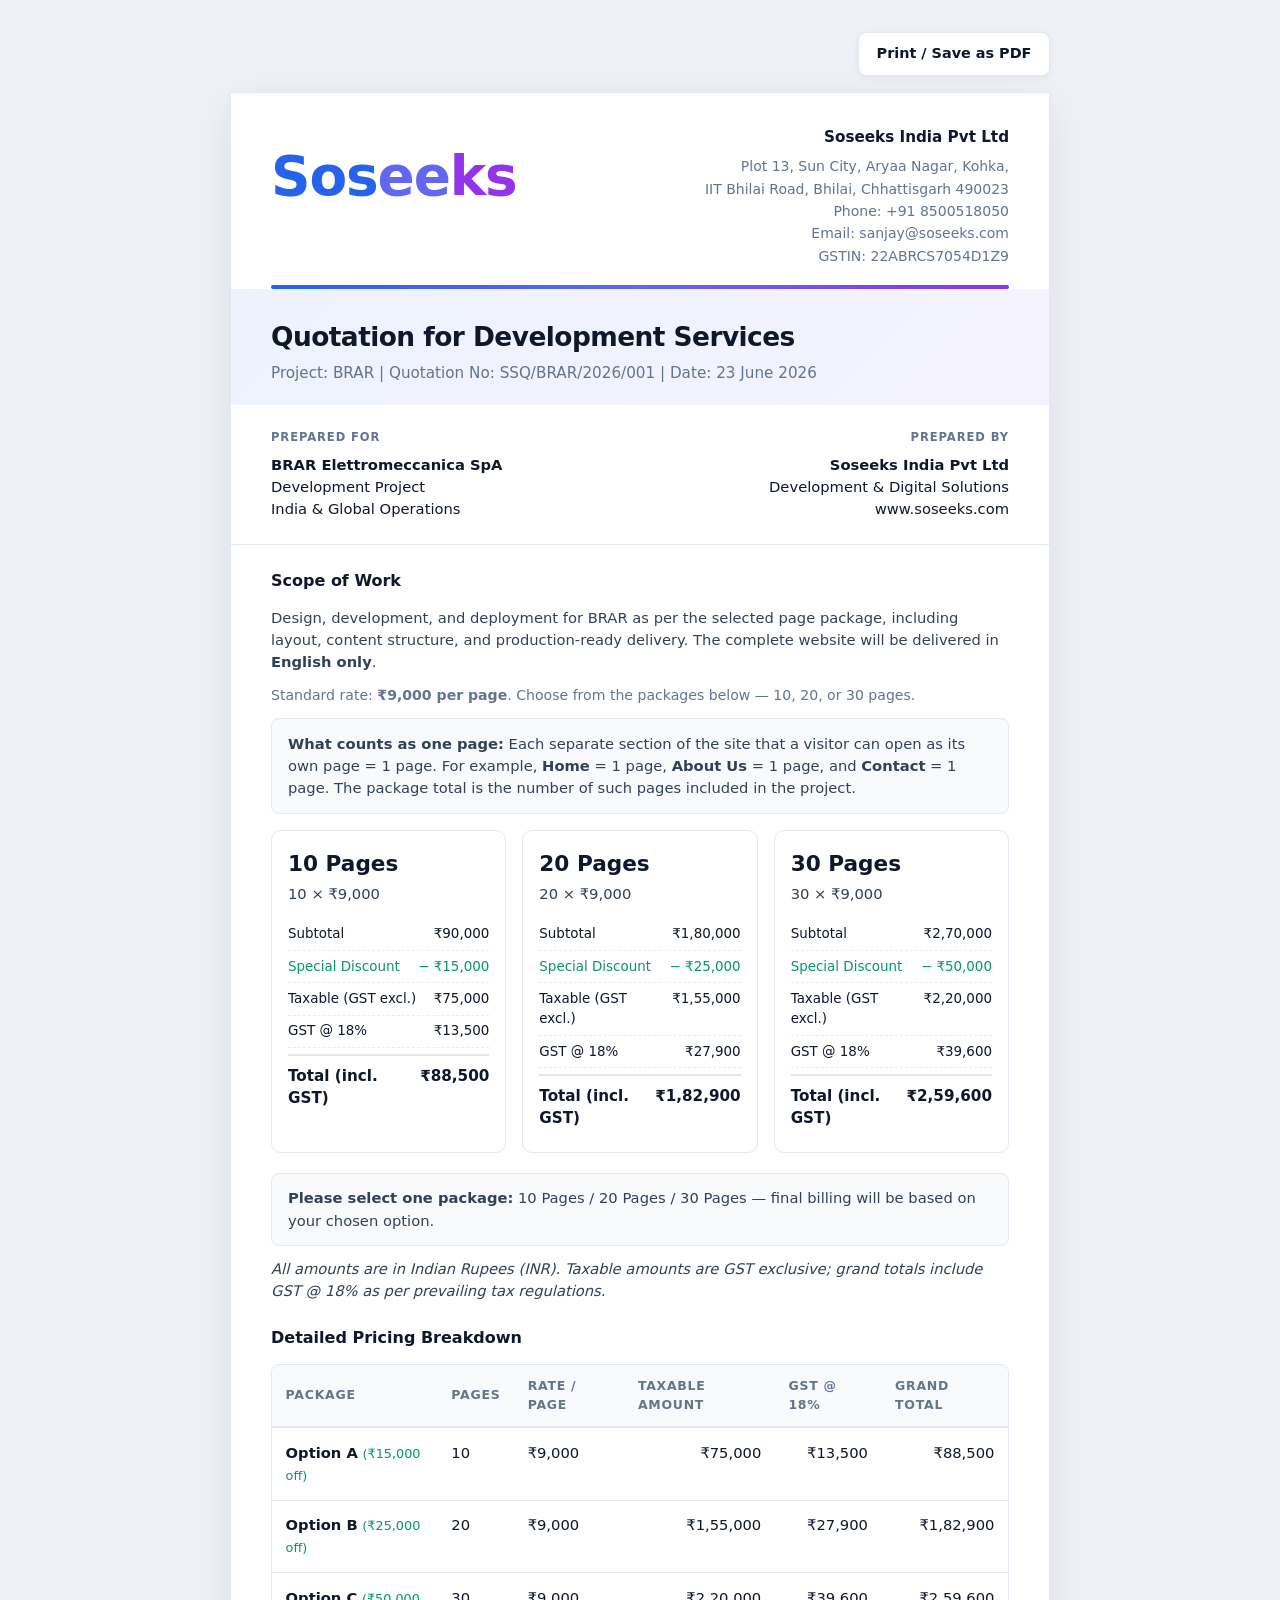
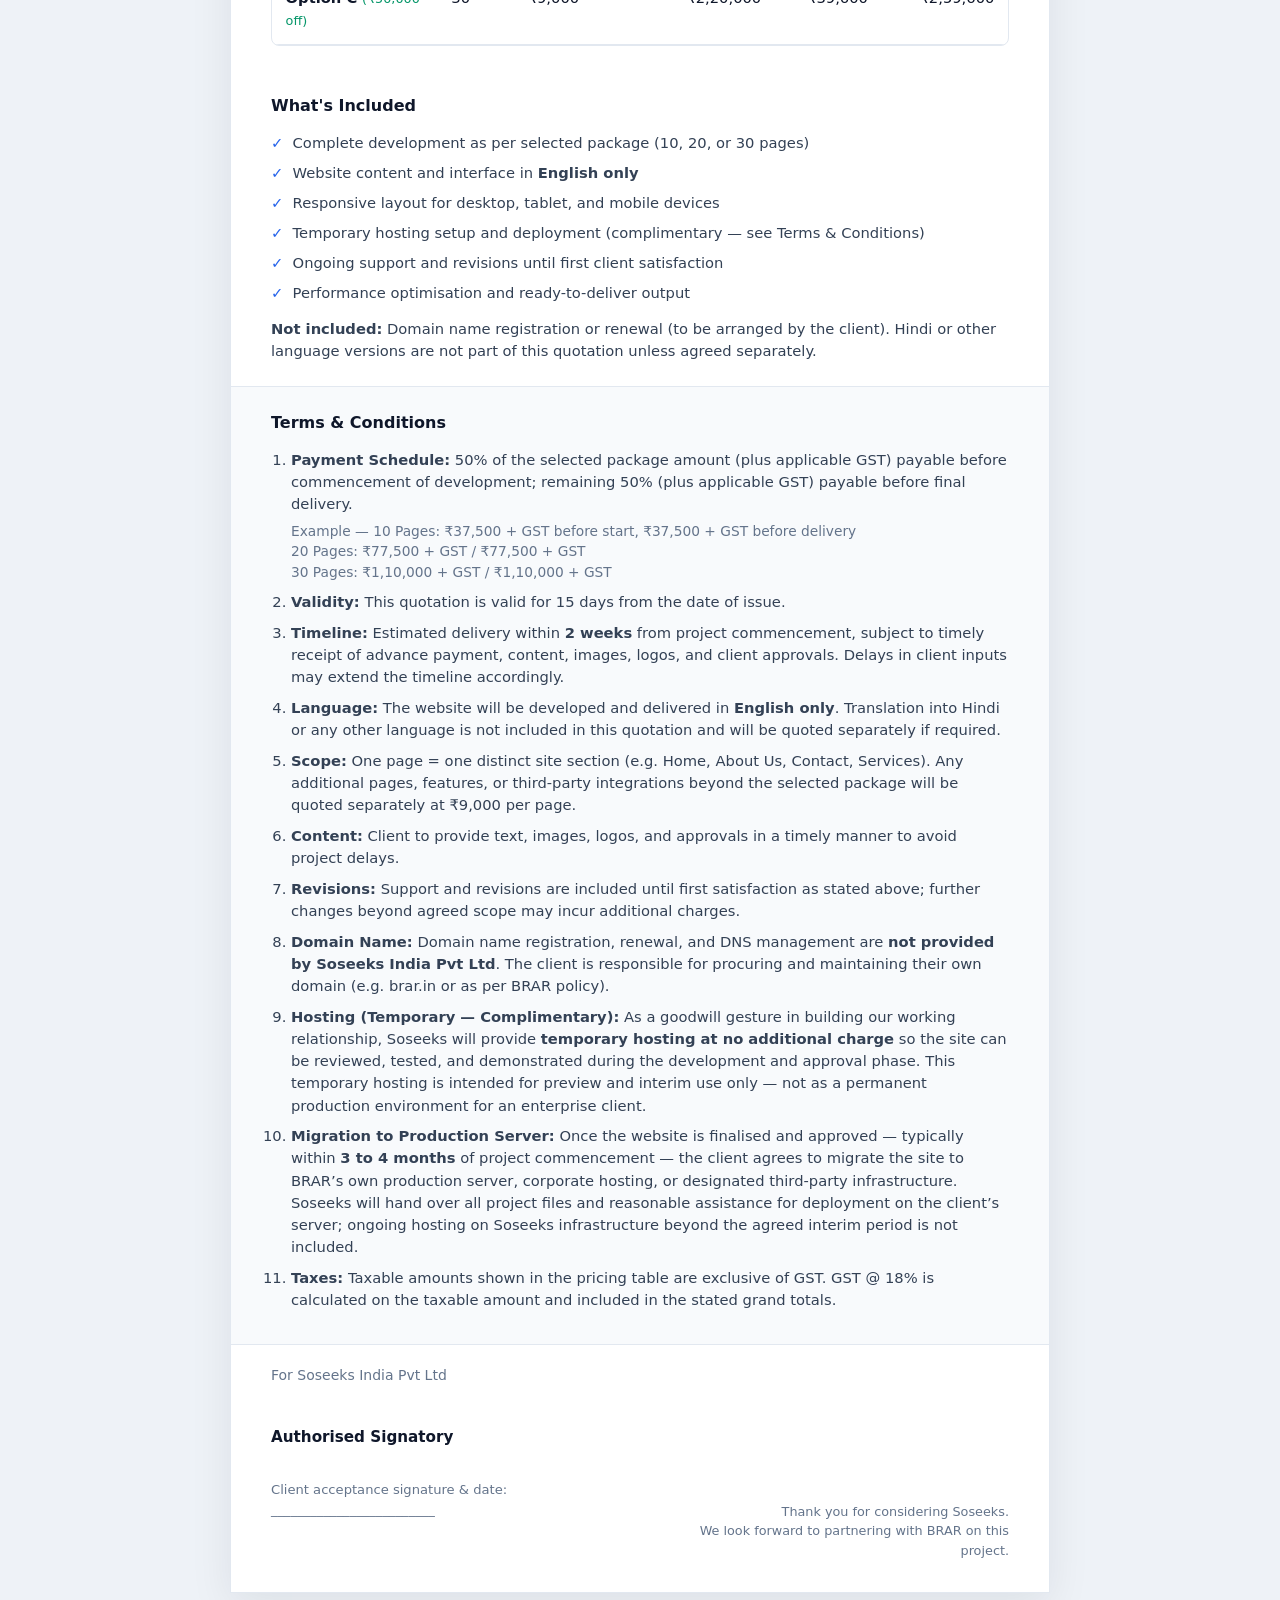
<file: quotation-brar-website.html>
<!DOCTYPE html>
<html lang="en">
<head>
  <meta charset="UTF-8">
  <meta name="viewport" content="width=device-width, initial-scale=1.0">
  <title>Quotation — BRAR Project | Soseeks India</title>
  <style>
    :root {
      --blue: #2563eb;
      --purple: #9333ea;
      --ink: #0f172a;
      --muted: #64748b;
      --line: #e2e8f0;
      --bg: #f8fafc;
    }

    * {
      box-sizing: border-box;
      margin: 0;
      padding: 0;
      -webkit-print-color-adjust: exact;
      print-color-adjust: exact;
    }

    body {
      font-family: "Segoe UI", system-ui, -apple-system, sans-serif;
      color: var(--ink);
      background: #eef2f7;
      line-height: 1.5;
      padding: 2rem 1rem;
    }

    .page {
      max-width: 820px;
      margin: 0 auto;
      background: #fff;
      border: 1px solid var(--line);
      box-shadow: 0 12px 40px rgba(15, 23, 42, 0.08);
    }

    .header {
      display: flex;
      justify-content: space-between;
      align-items: flex-start;
      gap: 2rem;
      padding: 2rem 2.5rem 1.35rem;
      position: relative;
    }

    .header::after {
      content: "";
      position: absolute;
      left: 2.5rem;
      right: 2.5rem;
      bottom: 0;
      height: 4px;
      background: linear-gradient(90deg, #2563eb 0%, #6366f1 50%, #9333ea 100%);
      border-radius: 999px;
    }

    .logo {
      flex-shrink: 0;
      margin-top: 1.25rem;
    }

    .logo svg {
      height: 64px;
      width: auto;
      display: block;
      -webkit-print-color-adjust: exact;
      print-color-adjust: exact;
    }

    .company-meta {
      text-align: right;
      font-size: 0.875rem;
      color: var(--muted);
      line-height: 1.6;
    }

    .company-meta strong {
      display: block;
      color: var(--ink);
      font-size: 0.95rem;
      margin-bottom: 0.35rem;
    }

    .title-block {
      padding: 1.75rem 2.5rem 1.25rem;
      background: #eef2ff;
      background: linear-gradient(135deg, #eef2ff 0%, #f5f3ff 100%);
    }

    .title-block h1 {
      font-size: 1.65rem;
      font-weight: 700;
      letter-spacing: -0.02em;
      margin-bottom: 0.35rem;
    }

    .title-block p {
      color: var(--muted);
      font-size: 0.95rem;
    }

    .meta-grid {
      display: grid;
      grid-template-columns: 1fr 1fr;
      gap: 1.5rem;
      padding: 1.5rem 2.5rem;
      border-bottom: 1px solid var(--line);
    }

    .meta-box h2 {
      font-size: 0.72rem;
      text-transform: uppercase;
      letter-spacing: 0.08em;
      color: var(--muted);
      margin-bottom: 0.5rem;
    }

    .meta-box p {
      font-size: 0.92rem;
    }

    .meta-box--right {
      text-align: right;
      justify-self: end;
    }

    .section {
      padding: 1.5rem 2.5rem;
    }

    .section h2 {
      font-size: 1rem;
      margin-bottom: 0.85rem;
      color: var(--ink);
    }

    .section p,
    .section li {
      font-size: 0.92rem;
      color: #334155;
    }

    table {
      width: 100%;
      border-collapse: collapse;
      font-size: 0.92rem;
    }

    thead th {
      text-align: left;
      padding: 0.75rem 0.85rem;
      background: var(--bg);
      border-bottom: 2px solid var(--line);
      font-size: 0.78rem;
      text-transform: uppercase;
      letter-spacing: 0.06em;
      color: var(--muted);
    }

    tbody td {
      padding: 0.85rem;
      border-bottom: 1px solid var(--line);
      vertical-align: top;
    }

    tbody td.num,
    tfoot td.num {
      text-align: right;
      white-space: nowrap;
    }

    tfoot td {
      padding: 0.65rem 0.85rem;
      border-bottom: 1px solid var(--line);
    }

    tfoot tr:last-child td {
      border-bottom: none;
      font-weight: 700;
      font-size: 1.05rem;
      padding-top: 0.85rem;
      color: var(--ink);
    }

    .discount td { color: #059669; }

    .packages {
      display: grid;
      grid-template-columns: repeat(3, 1fr);
      gap: 1rem;
      margin: 1rem 0 1.25rem;
    }

    .package {
      border: 1px solid var(--line);
      border-radius: 10px;
      padding: 1.1rem 1rem 1rem;
      background: #fff;
    }

    .package h3 {
      font-size: 1.35rem;
      margin-bottom: 0.15rem;
    }

    .package__rate {
      font-size: 0.82rem;
      color: var(--muted);
      margin-bottom: 0.85rem;
    }

    .package__row {
      display: flex;
      justify-content: space-between;
      gap: 0.75rem;
      font-size: 0.84rem;
      padding: 0.35rem 0;
      border-bottom: 1px dashed #e8edf3;
    }

    .package__row:last-child {
      border-bottom: none;
      margin-top: 0.35rem;
      padding-top: 0.55rem;
      border-top: 2px solid var(--line);
      font-weight: 700;
      font-size: 0.95rem;
    }

    .package__row span:last-child {
      text-align: right;
      white-space: nowrap;
    }

    .package__discount {
      color: #059669;
    }

    .choose-note {
      padding: 0.85rem 1rem;
      background: var(--bg);
      border: 1px solid var(--line);
      border-radius: 8px;
      font-size: 0.88rem;
      color: #475569;
    }

    .table-wrap {
      width: 100%;
      overflow-x: auto;
      -webkit-overflow-scrolling: touch;
      border: 1px solid var(--line);
      border-radius: 8px;
    }

    .table-wrap table {
      min-width: 640px;
    }

    .terms-example {
      color: var(--muted);
      font-size: 0.86rem;
      display: block;
      margin-top: 0.35rem;
    }

    @media (max-width: 720px) {
      body {
        padding: 0.75rem 0.5rem 1.5rem;
      }

      .print-toolbar {
        justify-content: stretch;
      }

      .print-btn {
        width: 100%;
        text-align: center;
      }

      .page {
        border-left: none;
        border-right: none;
      }

      .header {
        flex-direction: column;
        align-items: flex-start;
        gap: 1.25rem;
        padding: 1.25rem 1rem 1.1rem;
      }

      .header::after {
        left: 1rem;
        right: 1rem;
      }

      .logo {
        margin-top: 0;
      }

      .logo svg {
        height: 52px;
      }

      .company-meta {
        text-align: left;
        width: 100%;
        font-size: 0.82rem;
      }

      .title-block {
        padding: 1.25rem 1rem 1rem;
      }

      .title-block h1 {
        font-size: 1.35rem;
        line-height: 1.25;
      }

      .title-block p {
        font-size: 0.84rem;
        line-height: 1.55;
      }

      .meta-grid {
        grid-template-columns: 1fr;
        gap: 1.1rem;
        padding: 1.15rem 1rem;
      }

      .meta-box--right {
        text-align: left;
        justify-self: stretch;
      }

      .section {
        padding: 1.15rem 1rem;
      }

      .packages {
        grid-template-columns: 1fr;
      }

      .package h3 {
        font-size: 1.2rem;
      }

      .footer {
        flex-direction: column;
        align-items: flex-start;
        gap: 1.25rem;
        padding: 1.15rem 1rem 1.5rem;
      }

      .stamp {
        text-align: left;
      }

      .signature p {
        margin-bottom: 1.75rem;
      }
    }

    @media (max-width: 480px) {
      .logo svg {
        height: 46px;
      }

      .title-block h1 {
        font-size: 1.2rem;
      }

      .package__row {
        font-size: 0.8rem;
      }

      .section p,
      .section li {
        font-size: 0.88rem;
      }

      thead th,
      tbody td {
        padding: 0.65rem 0.55rem;
        font-size: 0.8rem;
      }

      thead th {
        font-size: 0.68rem;
      }
    }

    .includes {
      display: grid;
      gap: 0.5rem;
      list-style: none;
    }

    .includes li {
      position: relative;
      padding-left: 1.35rem;
    }

    .includes li::before {
      content: "✓";
      position: absolute;
      left: 0;
      color: var(--blue);
      font-weight: 700;
    }

    .terms {
      background: var(--bg);
      border-top: 1px solid var(--line);
    }

    .terms ol {
      padding-left: 1.25rem;
    }

    .terms li {
      margin-bottom: 0.55rem;
    }

    .footer {
      padding: 1.25rem 2.5rem 2rem;
      border-top: 1px solid var(--line);
      display: flex;
      justify-content: space-between;
      align-items: flex-end;
      gap: 2rem;
    }

    .signature p {
      font-size: 0.875rem;
      color: var(--muted);
      margin-bottom: 2.5rem;
    }

    .signature strong {
      display: block;
      color: var(--ink);
      font-size: 0.95rem;
    }

    .stamp {
      text-align: right;
      font-size: 0.8rem;
      color: var(--muted);
    }

    .note {
      margin-top: 0.75rem;
      font-size: 0.82rem;
      color: var(--muted);
      font-style: italic;
    }

    .print-toolbar {
      max-width: 820px;
      margin: 0 auto 1rem;
      display: flex;
      justify-content: flex-end;
    }

    .print-btn {
      appearance: none;
      border: 1px solid var(--line);
      background: #fff;
      color: var(--ink);
      font: inherit;
      font-size: 0.9rem;
      font-weight: 600;
      padding: 0.65rem 1.1rem;
      border-radius: 8px;
      cursor: pointer;
      box-shadow: 0 2px 8px rgba(15, 23, 42, 0.06);
    }

    .print-btn:hover {
      border-color: var(--blue);
      color: var(--blue);
    }

    @media print {
      html, body {
        -webkit-print-color-adjust: exact !important;
        print-color-adjust: exact !important;
      }

      * {
        -webkit-print-color-adjust: exact !important;
        print-color-adjust: exact !important;
      }

      body {
        background: #fff !important;
        padding: 0 !important;
        margin: 0 !important;
      }

      .print-toolbar {
        display: none !important;
      }

      .page {
        box-shadow: none !important;
        border: none !important;
        max-width: none !important;
        width: 100% !important;
        margin: 0 !important;
        background: #fff !important;
      }

      .header::after {
        background: linear-gradient(90deg, #2563eb 0%, #6366f1 50%, #9333ea 100%) !important;
      }

      .title-block {
        background: #eef2ff !important;
      }

      thead th {
        background: #f1f5f9 !important;
        color: #64748b !important;
      }

      .choose-note,
      .terms {
        background: #f8fafc !important;
      }

      .package__discount,
      .package__discount span {
        color: #059669 !important;
      }

      .includes li::before {
        color: #2563eb !important;
      }

      .logo svg text,
      .logo svg tspan {
        -webkit-print-color-adjust: exact !important;
        print-color-adjust: exact !important;
      }

      .header,
      .title-block,
      .meta-grid,
      .packages,
      .package,
      .choose-note,
      .footer,
      .terms {
        break-inside: avoid;
        page-break-inside: avoid;
      }

      .packages {
        grid-template-columns: repeat(3, 1fr) !important;
      }

      table {
        break-inside: auto;
      }

      thead {
        display: table-header-group;
      }

      tr {
        break-inside: avoid;
        page-break-inside: avoid;
      }

      @page {
        size: A4 portrait;
        margin: 10mm 12mm;
      }
    }
  </style>
</head>
<body>
  <div class="print-toolbar">
    <button type="button" class="print-btn" onclick="window.print()">Print / Save as PDF</button>
  </div>
  <article class="page">
    <header class="header">
      <div class="logo">
        <svg viewBox="0 0 248 56" xmlns="http://www.w3.org/2000/svg" role="img" aria-label="Soseeks">
          <text
            x="0"
            y="44"
            font-family="Segoe UI, system-ui, -apple-system, BlinkMacSystemFont, sans-serif"
            font-size="48"
            font-weight="700"
            letter-spacing="-0.02em"
          >
            <tspan fill="#2563eb">Sos</tspan><tspan fill="#6366f1">ee</tspan><tspan fill="#9333ea">ks</tspan>
          </text>
        </svg>
      </div>
      <div class="company-meta">
        <strong>Soseeks India Pvt Ltd</strong>
        Plot 13, Sun City, Aryaa Nagar, Kohka,<br>
        IIT Bhilai Road, Bhilai, Chhattisgarh 490023<br>
        Phone: +91 8500518050<br>
        Email: sanjay@soseeks.com<br>
        GSTIN: 22ABRCS7054D1Z9
      </div>
    </header>

    <div class="title-block">
      <h1>Quotation for Development Services</h1>
      <p>Project: BRAR | Quotation No: SSQ/BRAR/2026/001 | Date: 23 June 2026</p>
    </div>

    <div class="meta-grid">
      <div class="meta-box">
        <h2>Prepared For</h2>
        <p>
          <strong>BRAR Elettromeccanica SpA</strong><br>
          Development Project<br>
          India &amp; Global Operations
        </p>
      </div>
      <div class="meta-box meta-box--right">
        <h2>Prepared By</h2>
        <p>
          <strong>Soseeks India Pvt Ltd</strong><br>
          Development &amp; Digital Solutions<br>
          www.soseeks.com
        </p>
      </div>
    </div>

    <section class="section">
      <h2>Scope of Work</h2>
      <p style="margin-bottom: 0.75rem;">
        Design, development, and deployment for BRAR as per the selected page package,
        including layout, content structure, and production-ready delivery.
        The complete website will be delivered in <strong>English only</strong>.
      </p>
      <p style="margin-bottom: 0.75rem; color: var(--muted); font-size: 0.88rem;">
        Standard rate: <strong>₹9,000 per page</strong>. Choose from the packages below — 10, 20, or 30 pages.
      </p>
      <p class="choose-note" style="margin-bottom: 1rem;">
        <strong>What counts as one page:</strong> Each separate section of the site that a visitor can open as its own page = 1 page.
        For example, <strong>Home</strong> = 1 page, <strong>About Us</strong> = 1 page, and <strong>Contact</strong> = 1 page.
        The package total is the number of such pages included in the project.
      </p>

      <div class="packages">
        <article class="package">
          <h3>10 Pages</h3>
          <p class="package__rate">10 × ₹9,000</p>
          <div class="package__row"><span>Subtotal</span><span>₹90,000</span></div>
          <div class="package__row package__discount"><span>Special Discount</span><span>− ₹15,000</span></div>
          <div class="package__row"><span>Taxable (GST excl.)</span><span>₹75,000</span></div>
          <div class="package__row"><span>GST @ 18%</span><span>₹13,500</span></div>
          <div class="package__row"><span>Total (incl. GST)</span><span>₹88,500</span></div>
        </article>

        <article class="package">
          <h3>20 Pages</h3>
          <p class="package__rate">20 × ₹9,000</p>
          <div class="package__row"><span>Subtotal</span><span>₹1,80,000</span></div>
          <div class="package__row package__discount"><span>Special Discount</span><span>− ₹25,000</span></div>
          <div class="package__row"><span>Taxable (GST excl.)</span><span>₹1,55,000</span></div>
          <div class="package__row"><span>GST @ 18%</span><span>₹27,900</span></div>
          <div class="package__row"><span>Total (incl. GST)</span><span>₹1,82,900</span></div>
        </article>

        <article class="package">
          <h3>30 Pages</h3>
          <p class="package__rate">30 × ₹9,000</p>
          <div class="package__row"><span>Subtotal</span><span>₹2,70,000</span></div>
          <div class="package__row package__discount"><span>Special Discount</span><span>− ₹50,000</span></div>
          <div class="package__row"><span>Taxable (GST excl.)</span><span>₹2,20,000</span></div>
          <div class="package__row"><span>GST @ 18%</span><span>₹39,600</span></div>
          <div class="package__row"><span>Total (incl. GST)</span><span>₹2,59,600</span></div>
        </article>
      </div>

      <p class="choose-note">
        <strong>Please select one package:</strong> 10 Pages / 20 Pages / 30 Pages — final billing will be based on your chosen option.
      </p>
      <p class="note">All amounts are in Indian Rupees (INR). Taxable amounts are GST exclusive; grand totals include GST @ 18% as per prevailing tax regulations.</p>
    </section>

    <section class="section" style="padding-top: 0;">
      <h2>Detailed Pricing Breakdown</h2>
      <div class="table-wrap">
      <table>
        <thead>
          <tr>
            <th>Package</th>
            <th>Pages</th>
            <th>Rate / Page</th>
            <th class="num">Taxable Amount</th>
            <th class="num">GST @ 18%</th>
            <th class="num">Grand Total</th>
          </tr>
        </thead>
        <tbody>
          <tr>
            <td><strong>Option A</strong> <span class="package__discount" style="font-size: 0.8rem;">(₹15,000 off)</span></td>
            <td>10</td>
            <td>₹9,000</td>
            <td class="num">₹75,000</td>
            <td class="num">₹13,500</td>
            <td class="num">₹88,500</td>
          </tr>
          <tr>
            <td><strong>Option B</strong> <span class="package__discount" style="font-size: 0.8rem;">(₹25,000 off)</span></td>
            <td>20</td>
            <td>₹9,000</td>
            <td class="num">₹1,55,000</td>
            <td class="num">₹27,900</td>
            <td class="num">₹1,82,900</td>
          </tr>
          <tr>
            <td><strong>Option C</strong> <span class="package__discount" style="font-size: 0.8rem;">(₹50,000 off)</span></td>
            <td>30</td>
            <td>₹9,000</td>
            <td class="num">₹2,20,000</td>
            <td class="num">₹39,600</td>
            <td class="num">₹2,59,600</td>
          </tr>
        </tbody>
      </table>
      </div>
    </section>

    <section class="section">
      <h2>What's Included</h2>
      <ul class="includes">
        <li>Complete development as per selected package (10, 20, or 30 pages)</li>
        <li>Website content and interface in <strong>English only</strong></li>
        <li>Responsive layout for desktop, tablet, and mobile devices</li>
        <li>Temporary hosting setup and deployment (complimentary — see Terms &amp; Conditions)</li>
        <li>Ongoing support and revisions until first client satisfaction</li>
        <li>Performance optimisation and ready-to-deliver output</li>
      </ul>
      <p class="note" style="margin-top: 0.85rem; font-style: normal;">
        <strong>Not included:</strong> Domain name registration or renewal (to be arranged by the client).
        Hindi or other language versions are not part of this quotation unless agreed separately.
      </p>
    </section>

    <section class="section terms">
      <h2>Terms &amp; Conditions</h2>
      <ol>
        <li><strong>Payment Schedule:</strong> 50% of the selected package amount (plus applicable GST) payable before commencement of development; remaining 50% (plus applicable GST) payable before final delivery.
          <span class="terms-example">
            Example — 10 Pages: ₹37,500 + GST before start, ₹37,500 + GST before delivery<br>
            20 Pages: ₹77,500 + GST / ₹77,500 + GST<br>
            30 Pages: ₹1,10,000 + GST / ₹1,10,000 + GST
          </span>
        </li>
        <li><strong>Validity:</strong> This quotation is valid for 15 days from the date of issue.</li>
        <li><strong>Timeline:</strong> Estimated delivery within <strong>2 weeks</strong> from project commencement, subject to timely receipt of advance payment, content, images, logos, and client approvals. Delays in client inputs may extend the timeline accordingly.</li>
        <li><strong>Language:</strong> The website will be developed and delivered in <strong>English only</strong>. Translation into Hindi or any other language is not included in this quotation and will be quoted separately if required.</li>
        <li><strong>Scope:</strong> One page = one distinct site section (e.g. Home, About Us, Contact, Services). Any additional pages, features, or third-party integrations beyond the selected package will be quoted separately at ₹9,000 per page.</li>
        <li><strong>Content:</strong> Client to provide text, images, logos, and approvals in a timely manner to avoid project delays.</li>
        <li><strong>Revisions:</strong> Support and revisions are included until first satisfaction as stated above; further changes beyond agreed scope may incur additional charges.</li>
        <li><strong>Domain Name:</strong> Domain name registration, renewal, and DNS management are <strong>not provided by Soseeks India Pvt Ltd</strong>. The client is responsible for procuring and maintaining their own domain (e.g. brar.in or as per BRAR policy).</li>
        <li><strong>Hosting (Temporary — Complimentary):</strong> As a goodwill gesture in building our working relationship, Soseeks will provide <strong>temporary hosting at no additional charge</strong> so the site can be reviewed, tested, and demonstrated during the development and approval phase. This temporary hosting is intended for preview and interim use only — not as a permanent production environment for an enterprise client.</li>
        <li><strong>Migration to Production Server:</strong> Once the website is finalised and approved — typically within <strong>3 to 4 months</strong> of project commencement — the client agrees to migrate the site to BRAR’s own production server, corporate hosting, or designated third-party infrastructure. Soseeks will hand over all project files and reasonable assistance for deployment on the client’s server; ongoing hosting on Soseeks infrastructure beyond the agreed interim period is not included.</li>
        <li><strong>Taxes:</strong> Taxable amounts shown in the pricing table are exclusive of GST. GST @ 18% is calculated on the taxable amount and included in the stated grand totals.</li>
      </ol>
    </section>

    <footer class="footer">
      <div class="signature">
        <p>For Soseeks India Pvt Ltd</p>
        <strong>Authorised Signatory</strong>
        <p style="margin-top: 2rem; font-size: 0.82rem; color: var(--muted);">Client acceptance signature &amp; date: _________________________</p>
      </div>
      <div class="stamp">
        <p>Thank you for considering Soseeks.<br>We look forward to partnering with BRAR on this project.</p>
      </div>
    </footer>
  </article>
</body>
</html>
</file>
<file: css/style.css>
/* ============================================================
   BRAR — Homepage
   brar.it structure · Druseidt-inspired cinematic hero
   ============================================================ */

:root {
  --white: #ffffff;
  --bg: #fafbfc;
  --bg-soft: #f3f5f8;
  --bg-warm: #f8f6f3;
  --ink: #0f172a;
  --ink-soft: #1e293b;
  --ink-muted: #475569;
  --ink-light: #64748b;
  --line: #e2e8f0;
  --line-light: #f1f5f9;
  --copper: #b5651d;
  --copper-mid: #c97b3a;
  --copper-light: #e8a96a;
  --copper-pale: #fdf4ec;
  --steel: #1e3a5f;
  --steel-light: #2c5282;
  --accent: #0d9488;
  --shadow-sm: 0 2px 8px rgba(15, 23, 42, 0.04);
  --shadow: 0 8px 32px rgba(15, 23, 42, 0.08);
  --shadow-lg: 0 24px 64px rgba(15, 23, 42, 0.12);
  --radius: 16px;
  --radius-sm: 10px;
  --radius-lg: 24px;
  --ease: cubic-bezier(0.22, 1, 0.36, 1);
  --font-display: 'Sora', system-ui, sans-serif;
  --font-body: 'Plus Jakarta Sans', system-ui, sans-serif;
  --header-h: 80px;
  --max: 1200px;
  --max-wide: 1320px;
  --section-pad: clamp(4rem, 6vw, 5.5rem);
}

*, *::before, *::after { box-sizing: border-box; margin: 0; padding: 0; }

html {
  scroll-behavior: smooth;
  scroll-padding-top: var(--header-h);
  font-size: 16px;
}

/* Content visible by default; animations only when JS is active */
html.js .reveal {
  opacity: 0;
  transform: translateY(32px);
}

html.js .reveal.is-visible {
  opacity: 1;
  transform: translateY(0);
}

@media (prefers-reduced-motion: reduce) {
  html {
    scroll-behavior: auto;
  }

  html.js .reveal {
    opacity: 1;
    transform: none;
    transition: none;
  }

  .marquee {
    animation: none;
  }

  .hero__flow-track {
    animation: none;
  }

  .hero__slide img {
    animation: none;
    transform: scale(1.05);
  }

  .hero__title-brar,
  .hero__discover,
  .hero__subtitle,
  .hero__title-line--reveal {
    opacity: 1;
    transform: none;
    animation: none;
  }

  .hero__slide {
    clip-path: none;
    transition: opacity 0.01ms;
  }

  .hero__canvas,
  .hero__energy-orbs {
    display: none;
  }

  .hero__energy-glow {
    background: none;
    -webkit-text-fill-color: #f27c00;
    color: #f27c00;
    filter: none;
  }

  .partners--animated .partners__track {
    animation: none;
  }

  *,
  *::before,
  *::after {
    animation-duration: 0.01ms !important;
    animation-iteration-count: 1 !important;
    transition-duration: 0.01ms !important;
  }
}

body {
  font-family: var(--font-body);
  font-size: 1.0625rem;
  line-height: 1.7;
  color: var(--ink-soft);
  background: var(--white);
  -webkit-font-smoothing: antialiased;
  overflow-x: hidden;
  -webkit-user-select: none;
  -moz-user-select: none;
  user-select: none;
  -webkit-touch-callout: none;
}

/* Allow interaction on links and buttons */
a, button, input, textarea {
  -webkit-user-select: none;
  user-select: none;
}

img {
  max-width: 100%;
  height: auto;
  display: block;
  -webkit-user-drag: none;
}

/* DevTools warning — subtle, no branding */
body.devtools-warning::before {
  content: 'Content is protected.';
  position: fixed;
  bottom: 0;
  left: 0;
  right: 0;
  z-index: 99999;
  background: var(--ink);
  color: #fff;
  text-align: center;
  padding: 0.625rem 1rem;
  font-family: var(--font-display);
  font-size: 0.8125rem;
  font-weight: 600;
}

@media print {
  body * {
    display: none !important;
  }
  body::before {
    content: 'Printing is not available.';
    display: block !important;
    font-size: 14pt;
    padding: 2rem;
  }
}

a { color: inherit; text-decoration: none; }
ul { list-style: none; }

.wrap {
  width: 100%;
  max-width: var(--max);
  margin: 0 auto;
  padding: 0 clamp(1.25rem, 4vw, 2.5rem);
}

.wrap--wide {
  max-width: var(--max-wide);
}

/* ---- Typography ---- */
h1, h2, h3, h4 {
  font-family: var(--font-display);
  font-weight: 600;
  line-height: 1.15;
  color: var(--ink);
  letter-spacing: -0.02em;
}

h1 { font-size: clamp(2.5rem, 5.5vw, 4.25rem); font-weight: 700; }
h2 { font-size: clamp(2rem, 3.5vw, 3rem); }
h3 { font-size: clamp(1.125rem, 2vw, 1.375rem); }

.label {
  display: inline-flex;
  align-items: center;
  gap: 0.5rem;
  font-family: var(--font-display);
  font-size: 0.75rem;
  font-weight: 600;
  letter-spacing: 0.12em;
  text-transform: uppercase;
  color: var(--copper);
}

.label::before {
  content: '';
  width: 24px;
  height: 2px;
  background: linear-gradient(90deg, var(--copper), var(--copper-light));
  border-radius: 2px;
}

.lead {
  font-size: 1.125rem;
  line-height: 1.75;
  color: var(--ink-soft);
  max-width: 58ch;
}

.section-head--center .lead {
  margin-left: auto;
  margin-right: auto;
}

.label--on-dark {
  color: var(--copper-light);
}

.label--on-dark::before {
  background: linear-gradient(90deg, var(--copper-light), #f5d0a8);
}

/* ---- Buttons ---- */
.btn {
  display: inline-flex;
  align-items: center;
  gap: 0.625rem;
  font-family: var(--font-display);
  font-size: 0.875rem;
  font-weight: 600;
  padding: 0.9375rem 1.75rem;
  border-radius: 100px;
  border: none;
  cursor: pointer;
  transition: all 0.4s var(--ease);
}

.btn svg { transition: transform 0.4s var(--ease); }
.btn:hover svg { transform: translateX(4px); }

.btn--copper {
  background: linear-gradient(135deg, var(--copper) 0%, var(--copper-mid) 100%);
  color: var(--white);
  box-shadow: 0 4px 20px rgba(181, 101, 29, 0.3);
}

.btn--copper:hover {
  transform: translateY(-2px);
  box-shadow: 0 8px 28px rgba(181, 101, 29, 0.4);
}

.btn--ghost {
  background: var(--white);
  color: var(--ink);
  border: 1.5px solid var(--line);
}

.btn--ghost:hover {
  border-color: var(--copper-mid);
  color: var(--copper);
  transform: translateY(-2px);
  box-shadow: var(--shadow-sm);
}

.btn--dark {
  background: var(--ink);
  color: var(--white);
}

.btn--dark:hover {
  background: var(--steel);
  transform: translateY(-2px);
}

.btn--light-outline {
  background: transparent;
  color: var(--white);
  border: 1.5px solid rgba(255, 255, 255, 0.45);
}

.btn--light-outline:hover {
  background: var(--white);
  color: var(--ink);
  border-color: var(--white);
  transform: translateY(-2px);
}

.btn--sm {
  padding: 0.6875rem 1.25rem;
  font-size: 0.8125rem;
}

.text-link {
  display: inline-flex;
  align-items: center;
  gap: 0.375rem;
  font-family: var(--font-display);
  font-size: 0.875rem;
  font-weight: 600;
  color: var(--copper);
  margin-top: 1rem;
  transition: gap 0.3s var(--ease);
}

.text-link:hover { gap: 0.625rem; }

/* ---- Header ---- */
.site-header {
  position: fixed;
  top: 0;
  left: 0;
  right: 0;
  z-index: 1000;
  height: var(--header-h);
  background: rgba(255, 255, 255, 0.9);
  backdrop-filter: blur(12px);
  border-bottom: 1px solid transparent;
  transition: all 0.5s var(--ease);
}

.site-header.is-scrolled:not(.site-header--on-hero),
.site-header:not(.site-header--on-hero) {
  height: 68px;
  background: rgba(255, 255, 255, 0.92);
  backdrop-filter: blur(20px);
  border-bottom: 1px solid var(--line-light);
  box-shadow: var(--shadow-sm);
}

.site-header--on-hero.is-scrolled {
  height: var(--header-h);
}

.site-header--on-hero .site-header__links a {
  color: rgba(255, 255, 255, 0.92);
}

.site-header--on-hero {
  background: rgba(15, 23, 42, 0.5);
  backdrop-filter: blur(16px);
  -webkit-backdrop-filter: blur(16px);
  border-bottom: 1px solid rgba(255, 255, 255, 0.1);
}

.site-header--on-hero .site-header__links a:hover {
  color: var(--white);
}

.site-header--on-hero .site-header__links a::after {
  background: var(--copper-light);
}

.site-header--on-hero .menu-btn span {
  background: var(--white);
}

.site-header--on-hero .site-header__logo img {
  filter: brightness(0) invert(1);
}

.site-header__actions {
  display: flex;
  align-items: center;
  flex-shrink: 0;
}

.site-header__inner {
  display: flex;
  align-items: center;
  justify-content: space-between;
  height: 100%;
}

.site-header__logo { width: 108px; }
.site-header__logo img { width: 100%; }

.site-header__nav {
  display: flex;
  align-items: center;
  gap: clamp(1.25rem, 2.5vw, 2rem);
  flex-shrink: 0;
}

.site-header__links {
  display: flex;
  align-items: center;
  gap: clamp(1rem, 1.8vw, 1.5rem);
}

.site-header__links a {
  font-family: var(--font-display);
  font-size: 0.8125rem;
  font-weight: 500;
  letter-spacing: 0.02em;
  color: var(--ink);
  position: relative;
  padding: 0.25rem 0;
  white-space: nowrap;
}

.site-header__links a::after {
  content: '';
  position: absolute;
  bottom: 0;
  left: 0;
  width: 0;
  height: 2px;
  background: var(--copper);
  border-radius: 2px;
  transition: width 0.4s var(--ease);
}

.site-header__links a:hover { color: var(--ink); }
.site-header__links a:hover::after { width: 100%; }

.menu-btn {
  display: none;
  flex-direction: column;
  justify-content: center;
  gap: 5px;
  background: none;
  border: none;
  cursor: pointer;
  padding: 8px;
  width: 44px;
  height: 44px;
  border-radius: var(--radius-sm);
}

.menu-btn span {
  display: block;
  width: 22px;
  height: 2px;
  background: var(--ink);
  border-radius: 2px;
  transition: transform 0.3s var(--ease), opacity 0.3s var(--ease);
  margin: 0 auto;
}

.menu-btn.is-active span:nth-child(1) {
  transform: translateY(7px) rotate(45deg);
}

.menu-btn.is-active span:nth-child(2) {
  opacity: 0;
}

.menu-btn.is-active span:nth-child(3) {
  transform: translateY(-7px) rotate(-45deg);
}

/* Mobile nav overlay */
.nav-overlay {
  display: none;
  position: fixed;
  inset: 0;
  top: var(--header-h);
  background: rgba(15, 23, 42, 0.4);
  z-index: 998;
  opacity: 0;
  transition: opacity 0.3s var(--ease);
}

.nav-overlay.is-visible {
  display: block;
  opacity: 1;
}

.nav-drawer {
  display: none;
  position: fixed;
  top: var(--header-h);
  left: 0;
  right: 0;
  background: var(--white);
  padding: 1.5rem;
  border-bottom: 1px solid var(--line);
  box-shadow: var(--shadow);
  z-index: 999;
  flex-direction: column;
  gap: 0.25rem;
}

.nav-drawer.is-open {
  display: flex;
}

.nav-drawer a {
  font-family: var(--font-display);
  font-size: 1.0625rem;
  font-weight: 500;
  color: var(--ink);
  padding: 0.875rem 0.5rem;
  border-bottom: 1px solid var(--line-light);
}

.nav-drawer a:last-of-type {
  border-bottom: none;
}

.nav-drawer .btn {
  margin-top: 1rem;
  justify-content: center;
  width: 100%;
}

body.nav-open {
  overflow: hidden;
}

/* Skip link */
.skip-link {
  position: absolute;
  top: -100%;
  left: 1rem;
  z-index: 10000;
  padding: 0.75rem 1.25rem;
  background: var(--ink);
  color: var(--white);
  font-family: var(--font-display);
  font-size: 0.875rem;
  font-weight: 600;
  border-radius: var(--radius-sm);
}

.skip-link:focus {
  top: 1rem;
}

/* ---- BRAR Hero (brar.it style) ---- */
.hero--brar {
  position: relative;
  min-height: 100vh;
  min-height: 100svh;
  padding-top: var(--header-h);
  display: flex;
  flex-direction: column;
  overflow: hidden;
  background: var(--ink);
  border-bottom: 4px solid var(--copper);
}

.hero__bottom {
  position: relative;
  z-index: 4;
  text-align: center;
  padding: 0 1.5rem 3rem;
  margin-top: auto;
}

.hero__slider {
  position: absolute;
  inset: 0;
  z-index: 0;
}

.hero__slide {
  position: absolute;
  inset: 0;
  opacity: 0;
  clip-path: circle(0% at 50% 50%);
  transition: opacity 1.2s var(--ease), clip-path 1.6s var(--ease);
  overflow: hidden;
}

.hero__slide.is-active {
  opacity: 1;
  clip-path: circle(150% at 50% 50%);
  z-index: 1;
}

.hero__slide.is-exiting {
  opacity: 0;
  clip-path: circle(0% at 50% 50%);
  z-index: 2;
  transition: opacity 0.8s var(--ease), clip-path 1s var(--ease);
}

.hero__slide img {
  width: 100%;
  height: 100%;
  object-fit: cover;
  object-position: center;
  transform: scale(1.08);
  animation: heroKenBurns 18s var(--ease) infinite;
  animation-delay: calc(var(--slide-i, 0) * -4s);
}

.hero__slide.is-active img {
  animation-play-state: running;
}

.hero__slide:not(.is-active) img {
  animation-play-state: paused;
}

@keyframes heroKenBurns {
  0% { transform: scale(1.08) translate(0, 0); }
  100% { transform: scale(1.18) translate(-1.5%, -1%); }
}

.hero--brar .hero__overlay {
  position: absolute;
  inset: 0;
  z-index: 2;
  background:
    linear-gradient(180deg, rgba(15, 23, 42, 0.25) 0%, rgba(15, 23, 42, 0.45) 45%, rgba(15, 23, 42, 0.72) 100%);
  pointer-events: none;
}

.hero__canvas {
  position: absolute;
  inset: 0;
  z-index: 3;
  width: 100%;
  height: 100%;
  pointer-events: none;
  opacity: 1;
}

.hero__energy-orbs {
  position: absolute;
  inset: 0;
  z-index: 2;
  pointer-events: none;
  overflow: hidden;
}

.hero__orb {
  position: absolute;
  border-radius: 50%;
  filter: blur(60px);
  opacity: 0.35;
  animation: orbFloat 12s ease-in-out infinite;
}

.hero__orb--1 {
  width: 420px;
  height: 420px;
  background: #f27c00;
  top: 15%;
  left: 10%;
  animation-delay: 0s;
}

.hero__orb--2 {
  width: 320px;
  height: 320px;
  background: #e8a96a;
  bottom: 20%;
  right: 8%;
  animation-delay: -4s;
}

.hero__orb--3 {
  width: 240px;
  height: 240px;
  background: #0d9488;
  top: 40%;
  right: 25%;
  opacity: 0.2;
  animation-delay: -8s;
}

@keyframes orbFloat {
  0%, 100% { transform: translate(0, 0) scale(1); }
  33% { transform: translate(30px, -20px) scale(1.05); }
  66% { transform: translate(-20px, 15px) scale(0.95); }
}

.hero__center {
  position: relative;
  z-index: 4;
  flex: 1;
  display: flex;
  flex-direction: column;
  align-items: center;
  justify-content: center;
  padding: 2rem 1.5rem;
  text-align: center;
}

.hero__waves-wrap {
  position: absolute;
  top: 50%;
  left: 50%;
  transform: translate(-50%, -50%);
  width: min(1920px, 150vw);
  pointer-events: none;
  z-index: 1;
  animation: wavesPulse 6s ease-in-out infinite;
}

@keyframes wavesPulse {
  0%, 100% { opacity: 0.85; transform: translate(-50%, -50%) scale(1); }
  50% { opacity: 1; transform: translate(-50%, -50%) scale(1.02); }
}

.hero__waves {
  width: 100%;
  height: auto;
  min-height: 80px;
  border: none;
  display: block;
}

.hero__title-brar {
  position: relative;
  z-index: 2;
  display: flex;
  flex-wrap: wrap;
  align-items: baseline;
  justify-content: center;
  gap: 0.35em 0.5em;
  font-family: var(--font-display);
  font-size: clamp(2rem, 6.5vw, 4.5rem);
  font-weight: 400;
  line-height: 1.15;
  letter-spacing: 0.06em;
  text-transform: uppercase;
  color: var(--white);
}

.hero__title-line--reveal {
  display: inline-block;
  opacity: 0;
  transform: translateY(100%) rotateX(-40deg);
  transform-origin: center bottom;
  animation: wordReveal 1s var(--ease) forwards;
  animation-delay: calc(0.15s * var(--word-i) + 0.5s);
}

@keyframes wordReveal {
  to {
    opacity: 1;
    transform: translateY(0) rotateX(0);
  }
}

.hero__title-line--accent {
  color: #f27c00;
  letter-spacing: 0.08em;
}

.hero__energy-glow {
  position: relative;
  display: inline-block;
  background: linear-gradient(90deg, #f27c00, #ffcc80, #f27c00);
  background-size: 200% auto;
  -webkit-background-clip: text;
  background-clip: text;
  -webkit-text-fill-color: transparent;
  animation: energyShimmer 3s linear infinite;
  filter: drop-shadow(0 0 24px rgba(242, 124, 0, 0.45));
}

@keyframes energyShimmer {
  to { background-position: 200% center; }
}

.hero__slide-dots {
  display: flex;
  gap: 0.5rem;
  margin-top: 2rem;
  position: relative;
  z-index: 3;
}

.hero__dot {
  width: 2.5rem;
  height: 3px;
  padding: 0;
  border: none;
  border-radius: 999px;
  background: rgba(255, 255, 255, 0.25);
  cursor: pointer;
  transition: width 0.4s var(--ease), background 0.4s var(--ease);
  overflow: hidden;
  position: relative;
}

.hero__dot::after {
  content: '';
  position: absolute;
  inset: 0;
  background: var(--copper-light);
  transform: scaleX(0);
  transform-origin: left;
  transition: transform 0.1s linear;
}

.hero__dot.is-active {
  width: 3.5rem;
  background: rgba(255, 255, 255, 0.15);
}

.hero__dot.is-active::after {
  animation: dotProgress 5s linear forwards;
}

@keyframes dotProgress {
  to { transform: scaleX(1); }
}

.hero__discover {
  opacity: 0;
  animation: wordReveal 0.9s var(--ease) 1.1s forwards;
}

.hero__subtitle {
  margin-top: 1.25rem;
  font-size: 0.875rem;
  font-weight: 500;
  letter-spacing: 0.04em;
  color: rgba(255, 255, 255, 0.65);
  max-width: 52ch;
  margin-left: auto;
  margin-right: auto;
  opacity: 0;
  animation: wordReveal 0.9s var(--ease) 1.3s forwards;
}

/* flusso band removed — clean copper border only */
.hero--brar .hero__flow-band {
  display: none;
}

/* Legacy cinematic (unused) */
.hero--cinematic { display: none; }

/* ---- Intro strip ---- */
.intro-strip {
  padding: var(--section-pad) 0;
  border-bottom: 1px solid var(--line);
}

.intro-strip__grid {
  display: grid;
  grid-template-columns: minmax(0, 0.9fr) minmax(0, 1.1fr);
  gap: clamp(2rem, 5vw, 4rem);
  align-items: start;
}

.intro-strip__lead h2 {
  font-size: clamp(2rem, 4vw, 3rem);
  margin-top: 0.75rem;
}

.intro-strip__text p {
  color: var(--ink-soft);
  margin-bottom: 1rem;
  line-height: 1.75;
}

/* ---- Portal cards (brar.it) ---- */
.section--tight { padding: var(--section-pad) 0; }

.portal-grid {
  display: grid;
  grid-template-columns: repeat(2, minmax(0, 1fr));
  gap: 1.5rem;
  align-items: stretch;
}

.portal-card {
  border-radius: var(--radius-lg);
  overflow: hidden;
  background: var(--white);
  border: 1px solid var(--line);
  transition: transform 0.5s var(--ease), box-shadow 0.5s var(--ease);
  display: flex;
  flex-direction: column;
}

.portal-card--wide {
  grid-column: 1 / -1;
}

.portal-card__link {
  display: grid;
  grid-template-columns: 1fr 1fr;
  min-height: 280px;
  color: inherit;
  height: 100%;
}

.portal-card--wide .portal-card__link {
  min-height: 300px;
}

.portal-card:not(.portal-card--wide) .portal-card__link {
  display: flex;
  flex-direction: column;
  grid-template-columns: unset;
  min-height: 100%;
}

.portal-card__media {
  position: relative;
  overflow: hidden;
  aspect-ratio: 16 / 10;
  min-height: 0;
  flex-shrink: 0;
}

.portal-card__media img {
  width: 100%;
  height: 100%;
  object-fit: cover;
  transition: transform 0.8s var(--ease);
}

.portal-card:hover {
  transform: translateY(-6px);
  box-shadow: var(--shadow-lg);
  border-color: transparent;
}

.portal-card:hover .portal-card__media img {
  transform: scale(1.06);
}

.portal-card__body {
  padding: 1.75rem;
  display: flex;
  flex-direction: column;
  justify-content: flex-start;
  flex: 1;
}

.portal-card__tag {
  font-family: var(--font-display);
  font-size: 0.6875rem;
  font-weight: 700;
  letter-spacing: 0.12em;
  text-transform: uppercase;
  color: var(--copper);
  margin-bottom: 0.75rem;
}

.portal-card__body h3 {
  font-size: clamp(1.125rem, 2vw, 1.5rem);
  margin-bottom: 0.75rem;
  line-height: 1.25;
}

.portal-card__body p {
  font-size: 0.9375rem;
  color: var(--ink-soft);
  line-height: 1.65;
  margin-bottom: 1.25rem;
}

.portal-card__cta {
  margin-top: auto;
  font-family: var(--font-display);
  font-size: 0.8125rem;
  font-weight: 600;
  color: var(--copper);
  letter-spacing: 0.02em;
  transition: letter-spacing 0.3s var(--ease);
}

.portal-card:hover .portal-card__cta {
  letter-spacing: 0.06em;
}

/* ---- Animated partners ---- */
.partners--animated {
  padding: 2.5rem 0;
  overflow: hidden;
}

.partners--animated .partners__track {
  display: flex;
  width: max-content;
  animation: partnersScroll 35s linear infinite;
}

.partners--animated:hover .partners__track {
  animation-play-state: paused;
}

.partners__slide {
  display: flex;
  align-items: center;
  gap: 3.5rem;
  padding-right: 3.5rem;
}

@keyframes partnersScroll {
  0% { transform: translateX(0); }
  100% { transform: translateX(-50%); }
}

/* ---- Sector cards ---- */
.sector-grid {
  display: grid;
  grid-template-columns: repeat(4, minmax(0, 1fr));
  gap: 1.25rem;
}

.sector-card {
  border-radius: var(--radius);
  overflow: hidden;
  position: relative;
  aspect-ratio: 3 / 4;
}

.sector-card__link {
  display: block;
  height: 100%;
  color: var(--white);
}

.sector-card__img {
  position: absolute;
  inset: 0;
}

.sector-card__img img {
  width: 100%;
  height: 100%;
  object-fit: cover;
  transition: transform 0.7s var(--ease);
}

.sector-card:hover .sector-card__img img {
  transform: scale(1.08);
}

.sector-card__overlay {
  position: absolute;
  inset: 0;
  display: flex;
  flex-direction: column;
  justify-content: flex-end;
  padding: 1.5rem;
  background: linear-gradient(to top, rgba(15, 23, 42, 0.88) 0%, rgba(15, 23, 42, 0.2) 55%, transparent 100%);
  transition: background 0.4s var(--ease);
}

.sector-card:hover .sector-card__overlay {
  background: linear-gradient(to top, rgba(154, 90, 26, 0.92) 0%, rgba(15, 23, 42, 0.35) 60%, transparent 100%);
}

.sector-card__overlay h3 {
  color: var(--white);
  font-size: 1.0625rem;
  margin-bottom: 0.5rem;
}

.sector-card__cta {
  font-family: var(--font-display);
  font-size: 0.75rem;
  font-weight: 600;
  letter-spacing: 0.1em;
  text-transform: uppercase;
  opacity: 0;
  transform: translateY(8px);
  transition: all 0.4s var(--ease);
}

.sector-card:hover .sector-card__cta {
  opacity: 1;
  transform: translateY(0);
}

/* ---- Heritage ---- */
.heritage {
  display: grid;
  grid-template-columns: 1fr 1fr;
  gap: clamp(2.5rem, 5vw, 5rem);
  align-items: center;
}

.heritage__media {
  position: relative;
  padding-bottom: 2rem;
}

.heritage__img {
  border-radius: var(--radius-lg);
  overflow: hidden;
  box-shadow: var(--shadow-lg);
}

.heritage__img img {
  width: 100%;
  height: 460px;
  object-fit: cover;
}

.heritage__badge {
  position: absolute;
  bottom: -1rem;
  right: -1rem;
  width: 140px;
  height: 140px;
  background: var(--copper);
  border-radius: 50%;
  display: flex;
  flex-direction: column;
  align-items: center;
  justify-content: center;
  color: var(--white);
  box-shadow: var(--shadow);
  border: 6px solid var(--bg-warm);
}

.heritage__badge strong {
  font-family: var(--font-display);
  font-size: 2.25rem;
  font-weight: 800;
  line-height: 1;
}

.heritage__badge span {
  font-size: 0.6875rem;
  font-weight: 600;
  letter-spacing: 0.08em;
  text-transform: uppercase;
  text-align: center;
  margin-top: 0.25rem;
}

.heritage__content .label { margin-bottom: 1rem; }
.heritage__content h2 { margin-bottom: 1.25rem; }
.heritage__content p {
  color: var(--ink-soft);
  margin-bottom: 1rem;
  line-height: 1.7;
}

.heritage__links {
  display: flex;
  flex-wrap: wrap;
  gap: 0.625rem;
  margin-top: 1.5rem;
}

.heritage__pill {
  font-family: var(--font-display);
  font-size: 0.8125rem;
  font-weight: 600;
  padding: 0.5rem 1rem;
  border-radius: 100px;
  border: 1px solid var(--line);
  background: var(--white);
  transition: all 0.3s var(--ease);
}

.heritage__pill:hover {
  border-color: var(--copper);
  color: var(--copper);
  background: var(--copper-pale);
}

/* ---- Spotlight cards ---- */
.spotlight-grid {
  display: grid;
  grid-template-columns: repeat(3, minmax(0, 1fr));
  gap: 1.25rem;
}

.spotlight-card {
  border-radius: var(--radius);
  overflow: hidden;
  background: var(--white);
  border: 1px solid var(--line);
  transition: transform 0.4s var(--ease), box-shadow 0.4s var(--ease);
}

.spotlight-card:hover {
  transform: translateY(-4px);
  box-shadow: var(--shadow);
}

.spotlight-card__link { color: inherit; display: block; }

.spotlight-card__img {
  height: 200px;
  overflow: hidden;
}

.spotlight-card__img img {
  width: 100%;
  height: 100%;
  object-fit: cover;
  transition: transform 0.6s var(--ease);
}

.spotlight-card:hover .spotlight-card__img img {
  transform: scale(1.05);
}

.spotlight-card__body {
  padding: 1.5rem;
}

.spotlight-card__body h3 {
  font-size: 1.125rem;
  margin-bottom: 0.5rem;
}

.spotlight-card__body p {
  font-size: 0.9375rem;
  color: var(--ink-soft);
  line-height: 1.6;
  margin-bottom: 1rem;
}

.spotlight-card__cta {
  font-family: var(--font-display);
  font-size: 0.8125rem;
  font-weight: 600;
  color: var(--copper);
}

/* ---- Product areas (Druseidt-style) ---- */
.product-areas {
  display: grid;
  grid-template-columns: repeat(2, minmax(0, 1fr));
  gap: 1.25rem;
}

.product-area {
  border-radius: var(--radius-lg);
  overflow: hidden;
  border: 1px solid var(--line);
  background: var(--white);
  transition: transform 0.4s var(--ease), box-shadow 0.4s var(--ease);
}

.product-area:hover {
  transform: translateY(-4px);
  box-shadow: var(--shadow);
  border-color: transparent;
}

.product-area__link {
  display: grid;
  grid-template-columns: 1.1fr 1fr;
  min-height: 220px;
  color: inherit;
}

.product-area__media {
  overflow: hidden;
  min-height: 220px;
}

.product-area__media img {
  width: 100%;
  height: 100%;
  object-fit: cover;
  transition: transform 0.6s var(--ease);
}

.product-area:hover .product-area__media img {
  transform: scale(1.05);
}

.product-area__body {
  padding: 2rem;
  display: flex;
  flex-direction: column;
  justify-content: center;
}

.product-area__num {
  font-family: var(--font-display);
  font-size: 0.75rem;
  font-weight: 700;
  color: var(--copper);
  letter-spacing: 0.08em;
  margin-bottom: 0.5rem;
}

.product-area__body h3 {
  font-size: 1.25rem;
  margin-bottom: 0.5rem;
}

.product-area__body p {
  font-size: 0.9375rem;
  color: var(--ink-soft);
  line-height: 1.6;
}

/* ---- Service dark block ---- */
.section--dark {
  background: var(--ink);
  color: rgba(255, 255, 255, 0.88);
}

.service-block {
  max-width: 820px;
}

.service-block h2 {
  color: var(--white);
  margin-bottom: 1rem;
}

.service-block > p {
  font-size: 1.0625rem;
  line-height: 1.75;
  margin-bottom: 2.5rem;
}

.service-block__grid {
  display: grid;
  grid-template-columns: repeat(3, minmax(0, 1fr));
  gap: 1.25rem;
  margin-bottom: 2.5rem;
}

.service-item {
  padding: 1.25rem;
  border-radius: var(--radius-sm);
  background: rgba(255, 255, 255, 0.06);
  border: 1px solid rgba(255, 255, 255, 0.1);
}

.service-item strong {
  display: block;
  font-family: var(--font-display);
  font-size: 0.9375rem;
  color: var(--white);
  margin-bottom: 0.375rem;
}

.service-item span {
  font-size: 0.8125rem;
  color: rgba(255, 255, 255, 0.6);
  line-height: 1.5;
}

/* ---- Downloads ---- */
.download-grid {
  display: grid;
  grid-template-columns: repeat(4, minmax(0, 1fr));
  gap: 1rem;
}

.download-card {
  display: flex;
  flex-direction: column;
  gap: 0.75rem;
  padding: 1.5rem;
  border-radius: var(--radius);
  background: var(--white);
  border: 1px solid var(--line);
  transition: all 0.4s var(--ease);
}

.download-card:hover {
  border-color: var(--copper-light);
  box-shadow: var(--shadow-sm);
  transform: translateY(-3px);
}

.download-card__icon {
  width: 48px;
  height: 48px;
  border-radius: 12px;
  background: var(--copper-pale);
  color: var(--copper);
  display: flex;
  align-items: center;
  justify-content: center;
}

.download-card__title {
  font-family: var(--font-display);
  font-size: 0.9375rem;
  font-weight: 600;
  color: var(--ink);
}

.download-card__meta {
  font-size: 0.8125rem;
  color: var(--ink-muted);
}

.cta-block__address {
  margin-top: 1.5rem;
  font-size: 0.875rem;
  color: rgba(255, 255, 255, 0.55);
}

/* ---- Hero film (below hero) ---- */
.hero-film {
  background: linear-gradient(180deg, var(--ink) 0%, #0c1220 100%);
}

.hero-film__inner {
  display: grid;
  grid-template-columns: minmax(0, 0.8fr) minmax(0, 1.2fr);
  gap: clamp(2rem, 4vw, 3.5rem);
  align-items: center;
  padding: var(--section-pad) 0 clamp(2rem, 3vw, 2.5rem);
}

.hero-film__copy .label {
  margin-bottom: 1rem;
}

.label--light {
  color: var(--copper-light);
}

.hero-film__copy h2 {
  color: var(--white);
  margin-bottom: 1rem;
  font-size: clamp(1.5rem, 2.8vw, 2.125rem);
  line-height: 1.15;
}

.hero-film__copy p {
  color: rgba(255, 255, 255, 0.62);
  line-height: 1.75;
  max-width: 42ch;
  font-size: 0.9375rem;
}

.hero-film__player {
  width: 100%;
  min-width: 0;
}

.hero-film__player .video-facade,
.hero-film__player .video-embed__ratio {
  border-radius: var(--radius-lg);
  box-shadow: 0 20px 56px rgba(0, 0, 0, 0.45);
  border: 1px solid rgba(255, 255, 255, 0.08);
}

.hero-film__clients {
  background: var(--white);
  border-top: 1px solid var(--line);
  padding: clamp(1.75rem, 3vw, 2.25rem) 0;
}

.hero-film__clients .partners__label {
  margin-bottom: 1.5rem;
}

.hero-film__clients .partners--animated {
  padding: 0;
  overflow: hidden;
}

.hero-film__clients .partners__logo {
  height: 40px;
  opacity: 0.8;
}

/* ---- Film / Video section (legacy card layout) ---- */
.film-section {
  padding-top: 0;
}

.film-block {
  display: grid;
  grid-template-columns: 1fr 1.15fr;
  gap: clamp(2rem, 4vw, 4rem);
  align-items: center;
  background: var(--white);
  border: 1px solid var(--line);
  border-radius: var(--radius-lg);
  padding: clamp(1.5rem, 3vw, 2.5rem);
  box-shadow: var(--shadow);
  overflow: hidden;
}

.film-block__copy .label { margin-bottom: 1rem; }
.film-block__copy h2 { margin-bottom: 1rem; }
.film-block__copy > p {
  color: var(--ink-soft);
  line-height: 1.75;
  margin-bottom: 1.5rem;
}

.film-block__facts {
  display: flex;
  flex-direction: column;
  gap: 0.625rem;
}

.film-block__facts li {
  font-size: 0.9375rem;
  color: var(--ink-soft);
}

.film-block__facts strong {
  color: var(--copper);
  font-family: var(--font-display);
  margin-right: 0.5rem;
}

.video-facade {
  position: relative;
  border-radius: var(--radius);
  overflow: hidden;
  cursor: pointer;
  aspect-ratio: 16 / 9;
  background: var(--ink);
}

.video-facade__poster {
  width: 100%;
  height: 100%;
  object-fit: cover;
  transition: transform 0.8s var(--ease);
}

.video-facade:hover .video-facade__poster {
  transform: scale(1.04);
}

.video-facade__overlay {
  position: absolute;
  inset: 0;
  background: linear-gradient(to top, rgba(15, 23, 42, 0.75) 0%, rgba(15, 23, 42, 0.2) 60%);
}

.video-facade__play {
  position: absolute;
  top: 50%;
  left: 50%;
  transform: translate(-50%, -50%);
  width: 72px;
  height: 72px;
  border-radius: 50%;
  border: none;
  background: var(--copper);
  color: var(--white);
  display: flex;
  align-items: center;
  justify-content: center;
  padding-left: 4px;
  box-shadow: 0 8px 32px rgba(242, 124, 0, 0.45);
  transition: transform 0.4s var(--ease), box-shadow 0.4s var(--ease);
}

.video-facade:hover .video-facade__play {
  transform: translate(-50%, -50%) scale(1.08);
  box-shadow: 0 12px 40px rgba(242, 124, 0, 0.55);
}

.video-facade__label {
  position: absolute;
  bottom: 1.25rem;
  left: 1.25rem;
  font-family: var(--font-display);
  font-size: 0.8125rem;
  font-weight: 600;
  letter-spacing: 0.06em;
  text-transform: uppercase;
  color: rgba(255, 255, 255, 0.9);
}

.video-embed__ratio {
  position: relative;
  aspect-ratio: 16 / 9;
  border-radius: var(--radius);
  overflow: hidden;
  background: var(--ink);
}

.video-embed__ratio iframe {
  position: absolute;
  inset: 0;
  width: 100%;
  height: 100%;
  border: 0;
}

/* ---- Clients grid ---- */
.clients-grid {
  display: grid;
  grid-template-columns: repeat(4, minmax(0, 1fr));
  gap: 1rem;
}

.client-card {
  display: flex;
  flex-direction: column;
  align-items: center;
  justify-content: center;
  gap: 0.875rem;
  padding: 2rem 1.25rem;
  background: var(--white);
  border: 1px solid var(--line);
  border-radius: var(--radius);
  transition: transform 0.4s var(--ease), box-shadow 0.4s var(--ease), border-color 0.4s;
}

.client-card:hover {
  transform: translateY(-4px);
  box-shadow: var(--shadow);
  border-color: var(--copper-light);
}

.client-card img {
  height: 40px;
  width: auto;
  max-width: 120px;
  object-fit: contain;
  filter: grayscale(100%);
  opacity: 0.7;
  transition: filter 0.3s, opacity 0.3s;
}

.client-card:hover img {
  filter: grayscale(0%);
  opacity: 1;
}

.client-card span {
  font-family: var(--font-display);
  font-size: 0.75rem;
  font-weight: 600;
  letter-spacing: 0.06em;
  text-transform: uppercase;
  color: var(--ink-muted);
}

/* ---- Contact hub ---- */
.contact-hub {
  background: linear-gradient(180deg, var(--bg) 0%, var(--white) 100%);
}

.contact-hub__grid {
  display: grid;
  grid-template-columns: repeat(3, minmax(0, 1fr));
  gap: 1.25rem;
  align-items: stretch;
}

.contact-card {
  background: var(--white);
  border: 1px solid var(--line);
  border-radius: var(--radius-lg);
  padding: 2rem;
  display: flex;
  flex-direction: column;
  transition: transform 0.4s var(--ease), box-shadow 0.4s var(--ease);
}

.contact-card:hover {
  transform: translateY(-4px);
  box-shadow: var(--shadow);
}

.contact-card--accent {
  background: linear-gradient(160deg, var(--ink) 0%, var(--steel) 100%);
  border-color: transparent;
  color: rgba(255, 255, 255, 0.88);
}

.contact-card--accent h3 { color: var(--white); }
.contact-card--accent .contact-card__desc { color: rgba(255, 255, 255, 0.72); }
.contact-card--accent .contact-card__lbl { color: rgba(255, 255, 255, 0.45); }

.contact-card__icon {
  width: 48px;
  height: 48px;
  border-radius: 12px;
  background: var(--copper-pale);
  color: var(--copper);
  display: flex;
  align-items: center;
  justify-content: center;
  margin-bottom: 1.25rem;
}

.contact-card__icon--light {
  background: rgba(255, 255, 255, 0.1);
  color: var(--copper-light);
}

.contact-card__region {
  font-family: var(--font-display);
  font-size: 0.6875rem;
  font-weight: 700;
  letter-spacing: 0.12em;
  text-transform: uppercase;
  color: var(--copper);
  margin-bottom: 0.5rem;
}

.contact-card--accent .contact-card__region { color: var(--copper-light); }

.contact-card h3 {
  font-size: 1.25rem;
  margin-bottom: 0.75rem;
}

.contact-card__desc {
  font-size: 0.9375rem;
  line-height: 1.65;
  color: var(--ink-soft);
  margin-bottom: 1.5rem;
}

.contact-card__details {
  display: flex;
  flex-direction: column;
  gap: 1rem;
  margin-bottom: 1.75rem;
  flex: 1;
}

.contact-card__details li {
  display: flex;
  flex-direction: column;
  gap: 0.2rem;
}

.contact-card__lbl {
  font-size: 0.6875rem;
  font-weight: 600;
  letter-spacing: 0.1em;
  text-transform: uppercase;
  color: var(--ink-muted);
}

.contact-card__details a {
  color: var(--copper);
  font-weight: 600;
  font-size: 0.9375rem;
  transition: color 0.3s;
}

.contact-card__details a:hover { color: var(--copper-mid); }

.contact-card--accent .contact-card__details a {
  color: var(--copper-light);
}

.contact-card__btn {
  width: 100%;
  justify-content: center;
  margin-top: auto;
}

.contact-card__quick {
  display: flex;
  flex-direction: column;
  gap: 0.75rem;
  margin-bottom: 1.5rem;
  flex: 1;
}

.contact-quick-link {
  display: flex;
  align-items: center;
  gap: 0.75rem;
  font-size: 0.9375rem;
  font-weight: 500;
  color: rgba(255, 255, 255, 0.9);
  padding: 0.75rem 1rem;
  border-radius: var(--radius-sm);
  background: rgba(255, 255, 255, 0.06);
  border: 1px solid rgba(255, 255, 255, 0.1);
  transition: background 0.3s, border-color 0.3s;
}

.contact-quick-link:hover {
  background: rgba(255, 255, 255, 0.1);
  border-color: rgba(242, 124, 0, 0.4);
}

.contact-quick-link svg { flex-shrink: 0; color: var(--copper-light); }

.footer-bottom__links {
  display: flex;
  gap: 1.5rem;
}

.footer-bottom__links a:hover {
  color: var(--copper);
}

/* ---- Hero flow band (shared) ---- */
.hero__grid-bg {
  position: absolute;
  inset: 0;
  background-image:
    linear-gradient(var(--line-light) 1px, transparent 1px),
    linear-gradient(90deg, var(--line-light) 1px, transparent 1px);
  background-size: 64px 64px;
  pointer-events: none;
}

.metric__count {
  font-size: inherit;
  font-weight: inherit;
  color: inherit;
}

.hero__flow-band {
  position: relative;
  margin-top: -0.35rem;
  height: clamp(52px, 8vw, 72px);
  overflow: hidden;
  mask-image: linear-gradient(90deg, transparent 0%, black 8%, black 92%, transparent 100%);
  -webkit-mask-image: linear-gradient(90deg, transparent 0%, black 8%, black 92%, transparent 100%);
}

.hero__flow-track {
  display: flex;
  width: max-content;
  height: 100%;
  animation: energyFlow 28s linear infinite;
}

.hero__flow-img {
  height: 100%;
  width: auto;
  flex-shrink: 0;
  opacity: 0.88;
}

@keyframes energyFlow {
  0% { transform: translateX(0); }
  100% { transform: translateX(-50%); }
}

/* Marquee */
.marquee-section {
  padding: 1.25rem 0;
  background: var(--bg);
  border-top: 1px solid var(--line-light);
  border-bottom: 1px solid var(--line-light);
  overflow: hidden;
}

.marquee {
  display: flex;
  width: max-content;
  animation: marquee 40s linear infinite;
}

.marquee:hover { animation-play-state: paused; }

.marquee__track {
  display: flex;
  align-items: center;
  gap: 3rem;
  padding-right: 3rem;
}

.marquee__item {
  display: flex;
  align-items: center;
  gap: 0.75rem;
  font-family: var(--font-display);
  font-size: 0.9375rem;
  font-weight: 600;
  color: var(--ink-soft);
  white-space: nowrap;
}

.marquee__dot {
  width: 6px;
  height: 6px;
  background: var(--copper-light);
  border-radius: 50%;
}

@keyframes marquee {
  0% { transform: translateX(0); }
  100% { transform: translateX(-50%); }
}

/* ---- Sections ---- */
.section {
  padding: var(--section-pad) 0;
}

[id] {
  scroll-margin-top: calc(var(--header-h) + 1rem);
}

.section--bg { background: var(--bg); }
.section--warm { background: var(--bg-warm); }

.section-head {
  max-width: 680px;
  margin-bottom: clamp(2rem, 4vw, 3rem);
}

.section-head--center {
  text-align: center;
  margin-left: auto;
  margin-right: auto;
  max-width: 760px;
}

.section-head--wide {
  max-width: 820px;
}

.section-head .label { margin-bottom: 1rem; }
.section-head h2 { margin-bottom: 1rem; }

/* ---- Scope / Comparison ---- */
.scope {
  display: grid;
  grid-template-columns: repeat(2, minmax(0, 1fr));
  gap: 1.5rem;
  align-items: stretch;
}

.scope-card {
  background: var(--white);
  border: 1px solid var(--line);
  border-radius: var(--radius-lg);
  padding: 2.5rem 2.5rem 3.5rem;
  position: relative;
  overflow: hidden;
  transition: all 0.5s var(--ease);
  min-height: 100%;
}

.scope-card--dim {
  background: var(--bg-soft);
  border-color: var(--line);
}

.scope-card--featured {
  border-color: transparent;
  background: var(--white);
  box-shadow: var(--shadow-lg);
}

.scope-card--featured::before {
  content: '';
  position: absolute;
  top: 0;
  left: 0;
  right: 0;
  height: 4px;
  background: linear-gradient(90deg, var(--copper), var(--copper-light));
}

.scope-card__tag {
  font-family: var(--font-display);
  font-size: 0.75rem;
  font-weight: 700;
  letter-spacing: 0.1em;
  text-transform: uppercase;
  color: var(--ink-muted);
  margin-bottom: 1.25rem;
}

.scope-card--featured .scope-card__tag { color: #9a5a1a; }

.scope-card h3 {
  font-size: 1.5rem;
  margin-bottom: 1rem;
}

.scope-card p {
  color: var(--ink-soft);
  font-size: 1rem;
  margin-bottom: 1.75rem;
  max-width: 42ch;
  line-height: 1.65;
}

.scope-pills {
  display: flex;
  flex-wrap: wrap;
  gap: 0.5rem;
}

.scope-pill {
  font-size: 0.8125rem;
  font-weight: 500;
  padding: 0.4375rem 0.9375rem;
  border-radius: 100px;
  background: var(--white);
  color: var(--ink-soft);
  border: 1px solid var(--line);
}

.scope-card--dim .scope-pill {
  background: var(--white);
}

.scope-card--featured .scope-pill {
  background: #fce8d4;
  color: #7a4512;
  border-color: #f0c99a;
  font-weight: 600;
}

.scope-card__count {
  position: absolute;
  bottom: 0.5rem;
  right: 1.5rem;
  font-family: var(--font-display);
  font-size: clamp(4rem, 8vw, 6.5rem);
  font-weight: 800;
  color: rgba(15, 23, 42, 0.06);
  line-height: 1;
  pointer-events: none;
  user-select: none;
}

.scope-card--featured .scope-card__count {
  color: rgba(154, 90, 26, 0.12);
}

/* ---- Product Portfolio Grid ---- */
.products {
  display: flex;
  flex-direction: column;
  gap: 1.5rem;
}

.products__featured {
  display: grid;
  grid-template-columns: 1.4fr 1fr;
  gap: 1.5rem;
  align-items: stretch;
}

.products__featured .product-card {
  height: 100%;
}

.product-card--hero {
  flex-direction: row;
  height: 100%;
}

.products__grid {
  display: grid;
  grid-template-columns: repeat(3, minmax(0, 1fr));
  gap: 1.5rem;
  align-items: stretch;
}

.products__grid .product-card {
  height: 100%;
}

.product-card {
  display: flex;
  flex-direction: column;
  background: var(--white);
  border: 1px solid var(--line);
  border-radius: var(--radius);
  overflow: hidden;
  transition: transform 0.4s var(--ease), box-shadow 0.4s var(--ease);
}

.product-card:hover {
  transform: translateY(-4px);
  box-shadow: var(--shadow);
  border-color: transparent;
}

.product-card__media {
  position: relative;
  height: 220px;
  overflow: hidden;
  flex-shrink: 0;
}

.product-card--hero .product-card__media {
  width: 50%;
  height: auto;
  min-height: 280px;
}

.product-card__media img {
  width: 100%;
  height: 100%;
  object-fit: cover;
  transition: transform 0.6s var(--ease);
}

.product-card:hover .product-card__media img {
  transform: scale(1.04);
}

.product-card__badge {
  position: absolute;
  top: 1rem;
  left: 1rem;
  font-family: var(--font-display);
  font-size: 0.6875rem;
  font-weight: 700;
  letter-spacing: 0.08em;
  text-transform: uppercase;
  color: var(--white);
  background: var(--copper);
  padding: 0.375rem 0.75rem;
  border-radius: 100px;
}

.product-card__body {
  padding: 1.5rem 1.5rem 1.75rem;
  flex: 1;
  display: flex;
  flex-direction: column;
}

.product-card__num {
  font-family: var(--font-display);
  font-size: 0.75rem;
  font-weight: 700;
  color: var(--copper);
  letter-spacing: 0.06em;
  margin-bottom: 0.5rem;
}

.product-card__body h3 {
  font-size: 1.125rem;
  font-weight: 600;
  color: var(--ink);
  margin-bottom: 0.5rem;
  line-height: 1.35;
}

.product-card--hero .product-card__body h3 {
  font-size: 1.375rem;
}

.product-card__body p {
  font-size: 0.9375rem;
  color: var(--ink-soft);
  line-height: 1.6;
  margin: 0;
}

/* Value proposition card */
.product-card--value {
  background: linear-gradient(160deg, #fdf6ef 0%, #fae8d4 100%);
  border-color: #edd5b8;
}

.product-card--value:hover {
  border-color: #e0c4a0;
}

.product-card__value-inner {
  padding: 2rem;
  height: 100%;
  display: flex;
  flex-direction: column;
  justify-content: center;
}

.product-card__value-inner .label {
  margin-bottom: 1rem;
}

.product-card__value-inner h3 {
  font-size: 1.5rem;
  color: var(--ink);
  margin-bottom: 0.75rem;
  line-height: 1.3;
}

.product-card__value-inner > p {
  font-size: 0.9375rem;
  color: var(--ink-soft);
  line-height: 1.65;
  margin-bottom: 1.25rem;
}

.product-card__list {
  list-style: none;
  display: flex;
  flex-direction: column;
  gap: 0.5rem;
}

.product-card__list li {
  display: flex;
  align-items: center;
  gap: 0.625rem;
  font-size: 0.875rem;
  font-weight: 500;
  color: var(--ink);
}

.product-card__list li::before {
  content: '';
  width: 6px;
  height: 6px;
  background: var(--copper);
  border-radius: 50%;
  flex-shrink: 0;
}

.product-card__link {
  display: inline-flex;
  align-items: center;
  gap: 0.375rem;
  margin-top: auto;
  padding-top: 1rem;
  font-family: var(--font-display);
  font-size: 0.8125rem;
  font-weight: 600;
  color: var(--copper);
  letter-spacing: 0.02em;
  transition: gap 0.3s var(--ease);
}

.product-card:hover .product-card__link {
  gap: 0.625rem;
}

.ind-card__link {
  display: inline-flex;
  align-items: center;
  gap: 0.375rem;
  margin-top: 0.75rem;
  font-family: var(--font-display);
  font-size: 0.8125rem;
  font-weight: 600;
  color: var(--copper);
}

.ind-card__body h3 svg {
  display: none;
}

/* Hero card body */
.product-card--hero .product-card__body {
  width: 50%;
  justify-content: center;
  padding: 2rem;
}

.product-card--hero .product-card__body h3 {
  font-size: 1.5rem;
}

.product-card--hero .product-card__body p {
  font-size: 1rem;
}

/* ---- Industries ---- */
.industries {
  display: grid;
  grid-template-columns: repeat(3, minmax(0, 1fr));
  gap: 1.5rem;
}

.ind-card {
  border-radius: var(--radius-lg);
  overflow: hidden;
  background: var(--white);
  border: 1px solid var(--line);
  transition: all 0.5s var(--ease);
}

.ind-card:hover {
  box-shadow: var(--shadow);
  transform: translateY(-6px);
  border-color: transparent;
}

.ind-card__img {
  height: 220px;
  overflow: hidden;
}

.ind-card__img img {
  width: 100%;
  height: 100%;
  object-fit: cover;
  transition: transform 0.6s var(--ease);
}

.ind-card:hover .ind-card__img img {
  transform: scale(1.05);
}

.ind-card__body {
  padding: 1.75rem;
}

.ind-card__body h3 {
  margin-bottom: 0.5rem;
  display: flex;
  align-items: center;
  justify-content: space-between;
}

.ind-card__body h3 svg {
  color: var(--copper);
  opacity: 0;
  transform: translateX(-8px);
  transition: all 0.4s var(--ease);
}

.ind-card:hover .ind-card__body h3 svg {
  opacity: 1;
  transform: translateX(0);
}

.ind-card__body p {
  font-size: 0.9375rem;
  color: var(--ink-soft);
  line-height: 1.65;
}

/* ---- Pillars ---- */
.pillars {
  display: grid;
  grid-template-columns: repeat(4, minmax(0, 1fr));
  gap: 1.5rem;
}

.pillar {
  padding: 2rem 1.5rem;
  border-radius: var(--radius);
  background: var(--white);
  border: 1px solid var(--line);
  transition: all 0.4s var(--ease);
}

.pillar:hover {
  border-color: var(--copper-light);
  box-shadow: var(--shadow-sm);
}

.pillar__icon {
  width: 52px;
  height: 52px;
  border-radius: 14px;
  background: var(--bg);
  display: flex;
  align-items: center;
  justify-content: center;
  color: var(--copper);
  margin-bottom: 1.25rem;
  transition: background 0.4s var(--ease);
}

.pillar:hover .pillar__icon {
  background: var(--copper-pale);
}

.pillar h3 {
  font-size: 1.0625rem;
  margin-bottom: 0.5rem;
}

.pillar p {
  font-size: 0.9375rem;
  color: var(--ink-soft);
  line-height: 1.65;
}

/* ---- Story split ---- */
.story {
  display: grid;
  grid-template-columns: 1fr 1fr;
  gap: clamp(2.5rem, 5vw, 5rem);
  align-items: center;
}

.story__media {
  position: relative;
  padding-bottom: 2rem;
}

.story__img {
  border-radius: var(--radius-lg);
  overflow: hidden;
  box-shadow: var(--shadow-lg);
}

.story__img img {
  width: 100%;
  height: 480px;
  object-fit: cover;
}

.story__stamp {
  position: absolute;
  bottom: -1.5rem;
  right: -1.5rem;
  width: 140px;
  height: 140px;
  background: var(--copper);
  border-radius: 50%;
  display: flex;
  flex-direction: column;
  align-items: center;
  justify-content: center;
  color: var(--white);
  box-shadow: var(--shadow);
  border: 6px solid var(--white);
}

.story__stamp strong {
  font-family: var(--font-display);
  font-size: 2.25rem;
  font-weight: 800;
  line-height: 1;
}

.story__stamp span {
  font-size: 0.6875rem;
  font-weight: 600;
  letter-spacing: 0.08em;
  text-transform: uppercase;
  text-align: center;
  margin-top: 0.25rem;
}

.story__content .label { margin-bottom: 1rem; }
.story__content h2 { margin-bottom: 1.25rem; }
.story__content p {
  color: var(--ink-soft);
  margin-bottom: 1rem;
  font-size: 1.0625rem;
  line-height: 1.7;
  max-width: 48ch;
}

.story__content .btn { margin-top: 1rem; }

/* ---- Partners ---- */
.partners {
  padding: 3.5rem 0;
  border-top: 1px solid var(--line);
  border-bottom: 1px solid var(--line);
}

.partners__label {
  text-align: center;
  font-family: var(--font-display);
  font-size: 0.75rem;
  font-weight: 600;
  letter-spacing: 0.14em;
  text-transform: uppercase;
  color: var(--ink-muted);
  margin-bottom: 2rem;
}

.partners__row {
  display: flex;
  align-items: center;
  justify-content: center;
  flex-wrap: wrap;
  gap: 2rem 2.5rem;
}

.partners__logo {
  height: 36px;
  width: auto;
  max-width: 120px;
  object-fit: contain;
  filter: grayscale(100%);
  opacity: 0.65;
  transition: opacity 0.3s, filter 0.3s;
}

.partners__logo:hover {
  opacity: 1;
  filter: grayscale(0%);
}

/* ---- CTA ---- */
.cta-section {
  padding: 0 0 7rem;
}

.cta-block {
  width: 100%;
  background: linear-gradient(135deg, var(--ink) 0%, var(--steel) 100%);
  border-radius: var(--radius-lg);
  padding: clamp(3rem, 6vw, 5rem) clamp(2rem, 5vw, 4rem);
  text-align: center;
  position: relative;
  overflow: hidden;
}

.cta-block__pattern {
  position: absolute;
  inset: 0;
  background-image:
    radial-gradient(circle at 20% 50%, rgba(232, 169, 106, 0.15) 0%, transparent 50%),
    radial-gradient(circle at 80% 50%, rgba(13, 148, 136, 0.1) 0%, transparent 50%);
  pointer-events: none;
}

.cta-block__inner {
  position: relative;
  z-index: 2;
}

.cta-block h2 {
  color: var(--white);
  margin-bottom: 1rem;
}

.cta-block p {
  color: rgba(255, 255, 255, 0.88);
  font-size: 1.125rem;
  max-width: 540px;
  margin: 0 auto 2rem;
  line-height: 1.7;
}

.cta-block .label {
  justify-content: center;
  margin-bottom: 1rem;
}

.cta-block__actions {
  display: flex;
  justify-content: center;
  gap: 1rem;
  flex-wrap: wrap;
}

/* ---- Footer ---- */
.site-footer {
  background: var(--bg);
  border-top: 1px solid var(--line);
  padding: 4rem 0 2rem;
}

.footer-grid {
  display: grid;
  grid-template-columns: 1.5fr 1fr 1fr 1fr;
  gap: 3rem;
  margin-bottom: 3rem;
}

.footer-brand img {
  width: 96px;
  margin-bottom: 1rem;
}

.footer-brand p {
  font-size: 0.9375rem;
  color: var(--ink-soft);
  max-width: 300px;
  line-height: 1.65;
}

.footer-col li {
  font-size: 0.9375rem;
  color: var(--ink-soft);
  line-height: 1.6;
  margin-bottom: 0.5rem;
}

.footer-col h4 {
  font-family: var(--font-display);
  font-size: 0.75rem;
  font-weight: 600;
  letter-spacing: 0.1em;
  text-transform: uppercase;
  color: var(--ink);
  margin-bottom: 1.25rem;
}

.footer-col a {
  font-size: 0.9375rem;
  color: var(--ink-soft);
  transition: color 0.3s;
}

.footer-col a:hover { color: var(--copper); }

.footer-bottom {
  padding-top: 2rem;
  border-top: 1px solid var(--line);
  display: flex;
  justify-content: space-between;
  font-size: 0.875rem;
  color: var(--ink-muted);
  font-weight: 500;
}

/* Focus styles for accessibility */
a:focus-visible,
button:focus-visible {
  outline: 2px solid var(--copper);
  outline-offset: 3px;
}

/* ---- Trust strip ---- */
.trust-strip {
  background: var(--white);
  border-bottom: 1px solid var(--line);
  padding: 2rem 0;
}

.trust-strip__grid {
  display: grid;
  grid-template-columns: repeat(4, minmax(0, 1fr));
  gap: 1.5rem;
}

.trust-item {
  display: flex;
  align-items: flex-start;
  gap: 1rem;
  padding: 1.25rem;
  border-radius: var(--radius-sm);
  background: var(--bg);
  border: 1px solid var(--line-light);
}

.trust-item__icon {
  flex-shrink: 0;
  width: 44px;
  height: 44px;
  border-radius: 10px;
  background: var(--white);
  border: 1px solid var(--line);
  display: flex;
  align-items: center;
  justify-content: center;
  color: var(--copper);
}

.trust-item strong {
  display: block;
  font-family: var(--font-display);
  font-size: 0.9375rem;
  font-weight: 600;
  color: var(--ink);
  margin-bottom: 0.25rem;
}

.trust-item p {
  font-size: 0.8125rem;
  color: var(--ink-muted);
  line-height: 1.5;
  margin: 0;
}

/* ---- Back to top ---- */
.back-top {
  position: fixed;
  bottom: 2rem;
  right: 2rem;
  width: 48px;
  height: 48px;
  border-radius: 50%;
  background: var(--white);
  border: 1px solid var(--line);
  color: var(--ink);
  display: flex;
  align-items: center;
  justify-content: center;
  cursor: pointer;
  box-shadow: var(--shadow);
  opacity: 0;
  visibility: hidden;
  transform: translateY(12px);
  transition: all 0.4s var(--ease);
  z-index: 900;
}

.back-top.is-visible {
  opacity: 1;
  visibility: visible;
  transform: translateY(0);
}

.back-top:hover {
  background: var(--copper);
  color: var(--white);
  border-color: var(--copper);
}
.reveal {
  transition: opacity 0.8s var(--ease), transform 0.8s var(--ease);
}

.reveal-delay-1 { transition-delay: 0.1s; }
.reveal-delay-2 { transition-delay: 0.2s; }
.reveal-delay-3 { transition-delay: 0.3s; }
.reveal-delay-4 { transition-delay: 0.4s; }

/* ---- Responsive ---- */
@media (max-width: 1024px) {
  .intro-strip__grid { grid-template-columns: 1fr; }
  .portal-card__link { grid-template-columns: 1fr; }
  .portal-card--wide .portal-card__link { grid-template-columns: 1fr; }
  .sector-grid { grid-template-columns: repeat(2, 1fr); }
  .heritage { grid-template-columns: 1fr; }
  .spotlight-grid { grid-template-columns: 1fr; }
  .product-areas { grid-template-columns: 1fr; }
  .product-area__link { grid-template-columns: 1fr; }
  .service-block__grid { grid-template-columns: 1fr; }
  .download-grid { grid-template-columns: repeat(2, 1fr); }
  .film-block { grid-template-columns: 1fr; }
  .hero-film__inner { grid-template-columns: 1fr; }
  .clients-grid { grid-template-columns: repeat(2, 1fr); }
  .contact-hub__grid { grid-template-columns: 1fr; }
  .trust-strip__grid { grid-template-columns: repeat(2, 1fr); }
  .products__featured { grid-template-columns: 1fr; }
  .product-card--hero { flex-direction: column; }
  .product-card--hero .product-card__media,
  .product-card--hero .product-card__body { width: 100%; }
  .product-card--hero .product-card__media { height: 240px; min-height: auto; }
  .products__grid { grid-template-columns: repeat(2, 1fr); }
  .pillars { grid-template-columns: repeat(2, 1fr); }
  .story { grid-template-columns: 1fr; gap: 3rem; }
  .footer-grid { grid-template-columns: 1fr 1fr; }
  .hero__scroll-hint { display: none; }
}

@media (max-width: 768px) {
  :root { --header-h: 64px; }

  .site-header__logo { width: 92px; }

  .site-header__links,
  .site-header__actions .btn--copper { display: none; }

  .menu-btn { display: flex; }

  /* BRAR hero — mobile */
  .hero--brar {
    min-height: 100svh;
  }

  .hero__title-brar {
    font-size: clamp(1.5rem, 8vw, 2.25rem);
    letter-spacing: 0.04em;
    max-width: 13rem;
  }

  .hero__waves {
    width: 200vw;
    opacity: 0.7;
  }

  .hero--brar .hero__flow-band {
    height: 48px;
  }

  .hero__subtitle {
    font-size: 0.8125rem;
  }

  .hero-film__inner {
    padding-top: 2rem;
    padding-bottom: 1.5rem;
    gap: 1.5rem;
  }

  .hero-film__copy h2 br {
    display: none;
  }

  .hero-film__player .video-facade__play {
    width: 60px;
    height: 60px;
  }

  .hero-film__clients {
    padding: 1.5rem 0 2rem;
  }

  .hero-film__clients .partners__logo {
    height: 32px;
  }

  .clients-grid { grid-template-columns: 1fr 1fr; }
  .contact-card { padding: 1.5rem; }
  .sector-card { aspect-ratio: 16 / 10; }
  .download-grid { grid-template-columns: 1fr; }
  .heritage__img img { height: 320px; }
  .heritage__badge { width: 110px; height: 110px; right: 1rem; }
  .heritage__badge strong { font-size: 1.75rem; }
  .footer-bottom {
    flex-direction: column;
    gap: 1rem;
    text-align: center;
    justify-content: center;
  }

  .trust-strip__grid { grid-template-columns: 1fr; }
  .scope { grid-template-columns: 1fr; }
  .products__grid { grid-template-columns: 1fr; }
  .product-card__media { height: 200px; }

  .industries { grid-template-columns: 1fr; }
  .pillars { grid-template-columns: 1fr; }
  .story__stamp { width: 110px; height: 110px; right: 1rem; bottom: -1rem; }
  .story__stamp strong { font-size: 1.75rem; }
  .cta-section { padding-bottom: 4rem; }
  .back-top { bottom: 1.25rem; right: 1.25rem; }
  .footer-grid { grid-template-columns: 1fr; }
  .section,
  .section--tight,
  .intro-strip { padding: 4rem 0; }
}
</file>
